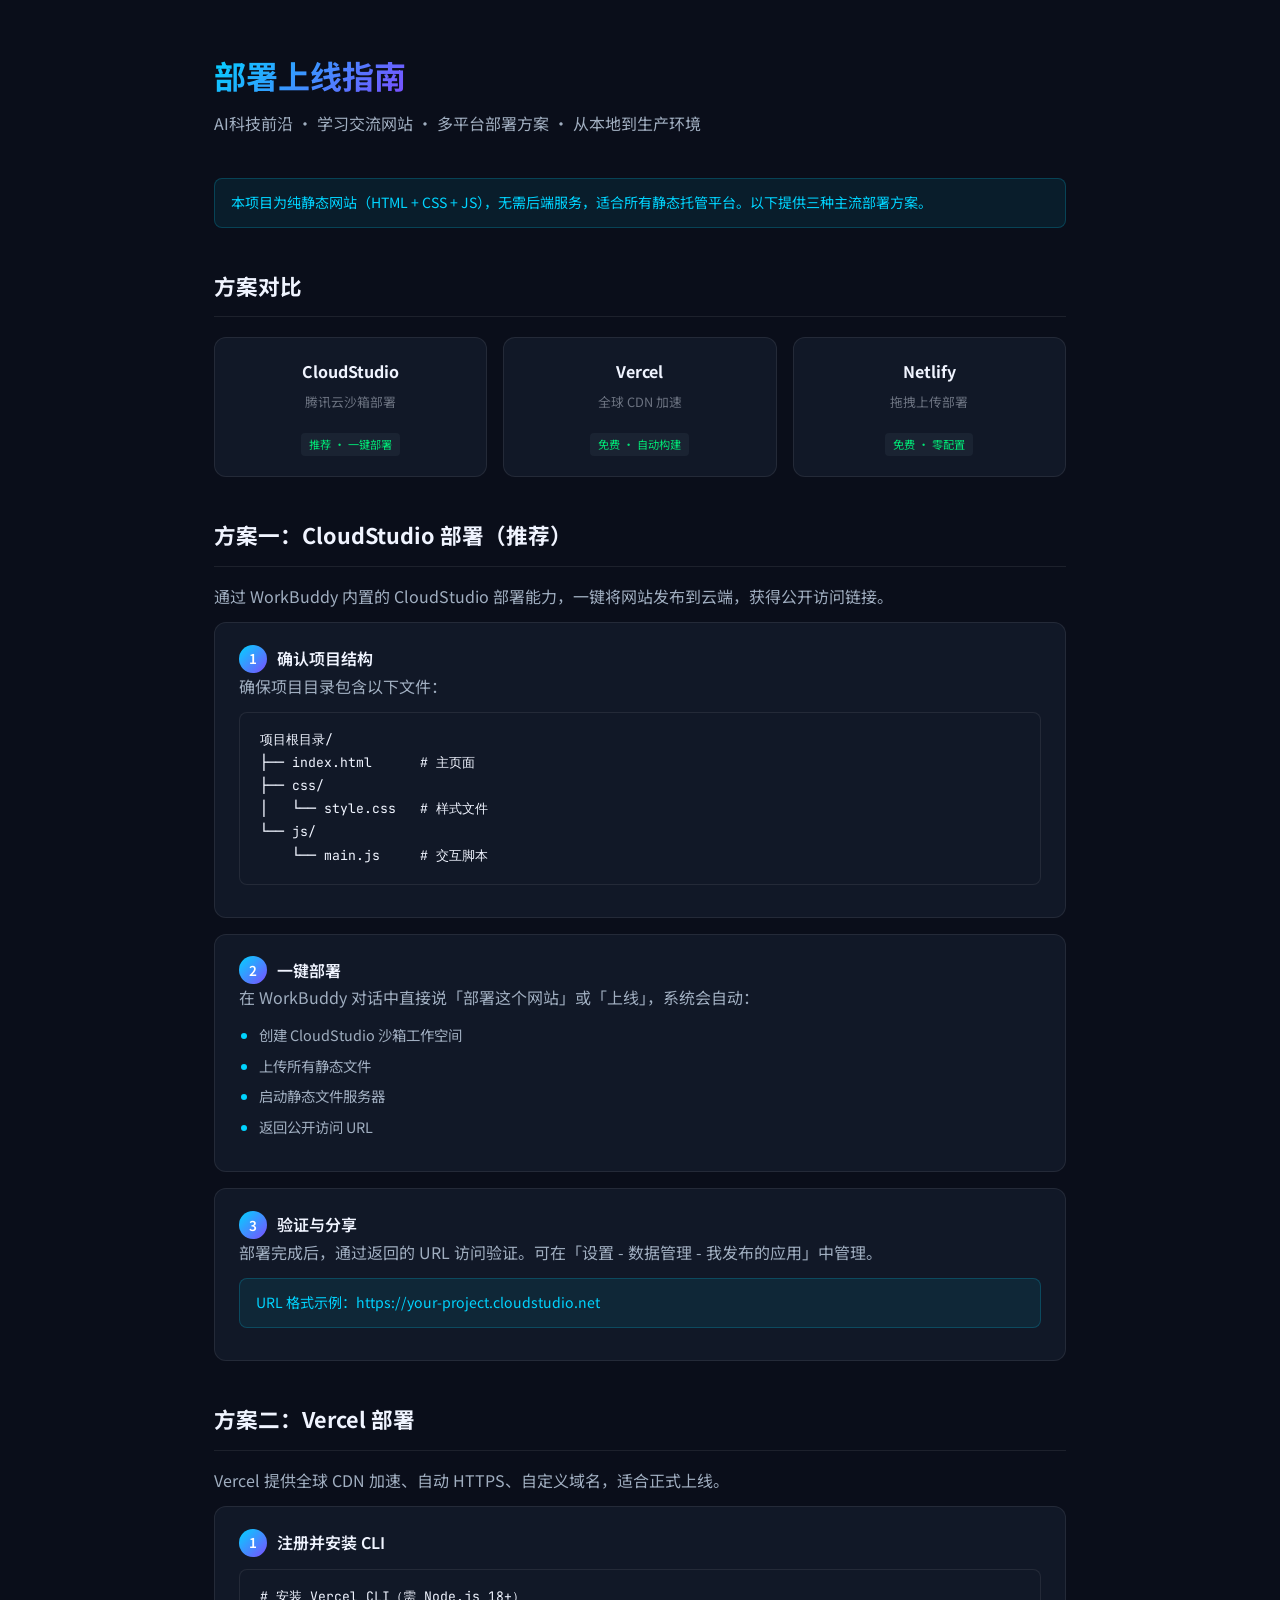
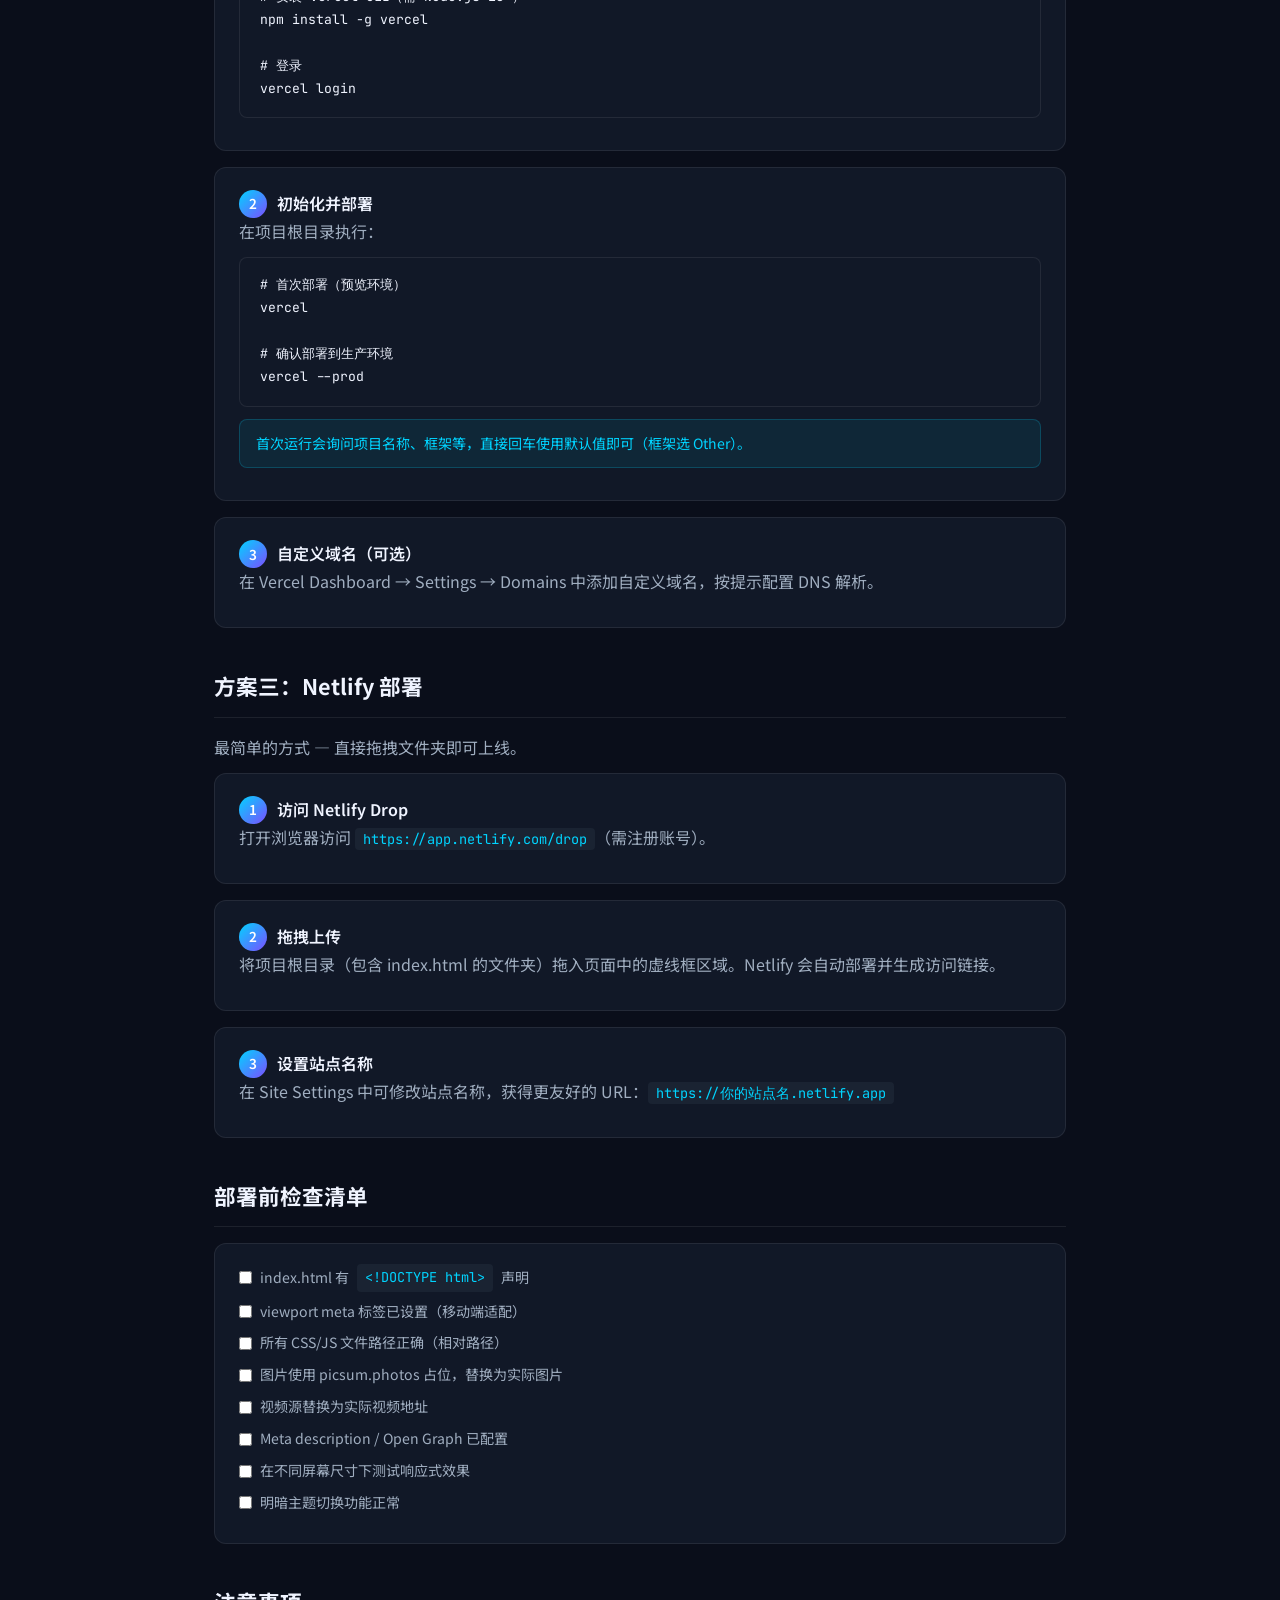
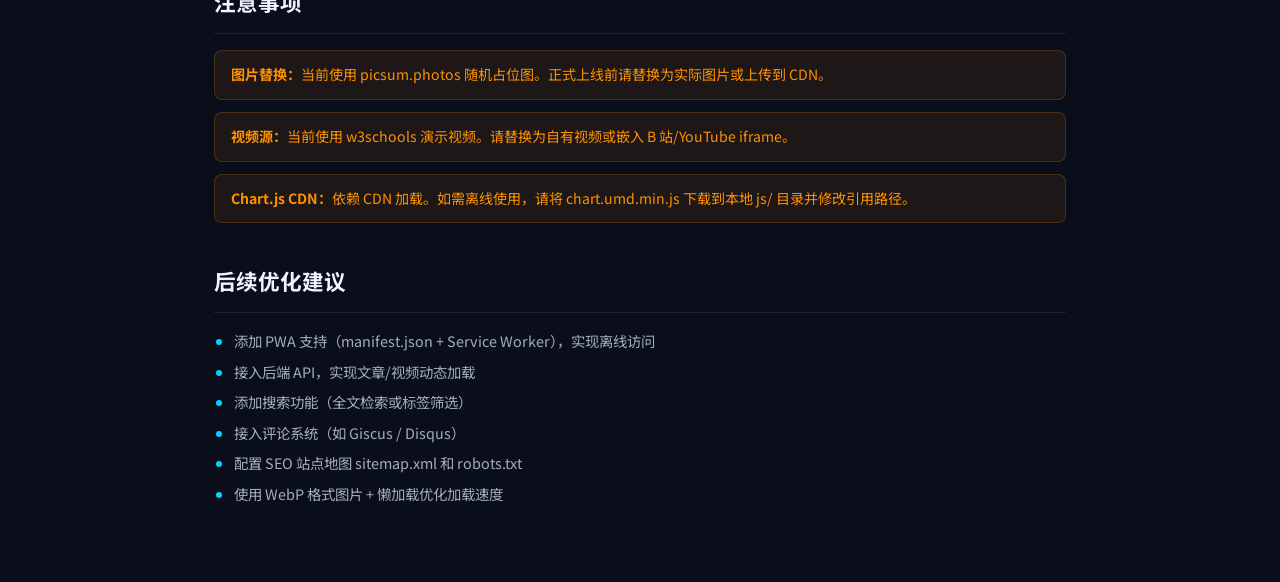
<file: deploy-guide.html>
<!DOCTYPE html>
<html lang="zh-CN" data-theme="dark">
<head>
  <meta charset="UTF-8">
  <meta name="viewport" content="width=device-width, initial-scale=1.0">
  <title>部署上线指南 — AI科技前沿 · 学习交流</title>
  <link rel="preconnect" href="https://fonts.googleapis.com">
  <link href="https://fonts.googleapis.com/css2?family=Noto+Sans+SC:wght@300;400;500;700&family=JetBrains+Mono:wght@400;500&display=swap" rel="stylesheet">
  <style>
    :root {
      --bg: #0a0e1a; --bg2: #111827; --bg3: #1a2332;
      --border: rgba(255,255,255,0.08);
      --text: #f0f4ff; --text2: #a0aec0; --text3: #6b7280;
      --cyan: #00d4ff; --purple: #7c4dff; --green: #00e676;
      --grad: linear-gradient(135deg, #00d4ff, #7c4dff);
    }
    * { margin:0; padding:0; box-sizing:border-box; }
    body {
      font-family: "Noto Sans SC", sans-serif;
      background: var(--bg); color: var(--text);
      line-height: 1.7; padding: 0;
    }
    .wrap { max-width: 900px; margin: 0 auto; padding: 48px 24px 80px; }
    h1 { font-size: 2rem; margin-bottom: 8px; }
    h1 span { background: var(--grad); -webkit-background-clip:text; background-clip:text; -webkit-text-fill-color:transparent; }
    .sub { color: var(--text2); margin-bottom: 40px; font-size: 1rem; }
    h2 { font-size: 1.35rem; margin: 40px 0 16px; padding-bottom: 12px; border-bottom: 1px solid var(--border); }
    h3 { font-size: 1.05rem; margin: 24px 0 12px; color: var(--cyan); }
    p { color: var(--text2); margin-bottom: 12px; }
    .step { background: var(--bg2); border:1px solid var(--border); border-radius:12px; padding:20px 24px; margin-bottom:16px; }
    .step__num { display:inline-flex; align-items:center; justify-content:center; width:28px; height:28px; border-radius:50%; background:var(--grad); color:#fff; font-size:0.85rem; font-weight:600; margin-right:10px; vertical-align:middle; }
    .step__title { font-size:1rem; font-weight:600; vertical-align:middle; }
    code { font-family:"JetBrains Mono",monospace; font-size:0.85rem; background:var(--bg3); padding:2px 8px; border-radius:4px; color:var(--cyan); }
    pre { background:var(--bg2); border:1px solid var(--border); border-radius:8px; padding:16px 20px; overflow-x:auto; margin:12px 0; }
    pre code { background:none; padding:0; color:var(--text); font-size:0.82rem; line-height:1.6; }
    .tip { background:rgba(0,212,255,0.08); border:1px solid rgba(0,212,255,0.2); border-radius:8px; padding:12px 16px; margin:12px 0; font-size:0.88rem; color:var(--cyan); }
    .warn { background:rgba(255,145,0,0.08); border:1px solid rgba(255,145,0,0.2); border-radius:8px; padding:12px 16px; margin:12px 0; font-size:0.88rem; color:#ff9100; }
    .platform-grid { display:grid; grid-template-columns:repeat(3,1fr); gap:16px; margin:20px 0; }
    .platform-card { background:var(--bg2); border:1px solid var(--border); border-radius:12px; padding:20px; text-align:center; transition:border-color .2s; }
    .platform-card:hover { border-color: var(--cyan); }
    .platform-card h4 { font-size:1rem; margin-bottom:6px; }
    .platform-card p { font-size:0.8rem; color:var(--text3); }
    .platform-card .tag { font-size:0.7rem; padding:2px 8px; border-radius:4px; background:var(--bg3); color:var(--green); margin-top:8px; display:inline-block; }
    ul { padding-left:20px; margin-bottom:12px; }
    ul li { color:var(--text2); margin-bottom:6px; font-size:0.9rem; }
    ul li::marker { color:var(--cyan); }
    .checklist { background:var(--bg2); border:1px solid var(--border); border-radius:12px; padding:20px 24px; margin:16px 0; }
    .checklist label { display:flex; align-items:center; gap:8px; color:var(--text2); font-size:0.88rem; margin-bottom:8px; cursor:default; }
    .checklist input { accent-color: var(--cyan); }
    @media(max-width:640px){ .platform-grid{grid-template-columns:1fr;} }
  </style>
</head>
<body>
  <div class="wrap">
    <h1><span>部署上线指南</span></h1>
    <p class="sub">AI科技前沿 · 学习交流网站 · 多平台部署方案 · 从本地到生产环境</p>

    <div class="tip">
      本项目为纯静态网站（HTML + CSS + JS），无需后端服务，适合所有静态托管平台。以下提供三种主流部署方案。
    </div>

    <h2>方案对比</h2>
    <div class="platform-grid">
      <div class="platform-card">
        <h4>CloudStudio</h4>
        <p>腾讯云沙箱部署</p>
        <span class="tag">推荐 · 一键部署</span>
      </div>
      <div class="platform-card">
        <h4>Vercel</h4>
        <p>全球 CDN 加速</p>
        <span class="tag">免费 · 自动构建</span>
      </div>
      <div class="platform-card">
        <h4>Netlify</h4>
        <p>拖拽上传部署</p>
        <span class="tag">免费 · 零配置</span>
      </div>
    </div>

    <!-- ===== 方案一 ===== -->
    <h2>方案一：CloudStudio 部署（推荐）</h2>
    <p>通过 WorkBuddy 内置的 CloudStudio 部署能力，一键将网站发布到云端，获得公开访问链接。</p>

    <div class="step">
      <span class="step__num">1</span><span class="step__title">确认项目结构</span>
      <p>确保项目目录包含以下文件：</p>
      <pre><code>项目根目录/
├── index.html      # 主页面
├── css/
│   └── style.css   # 样式文件
└── js/
    └── main.js     # 交互脚本</code></pre>
    </div>

    <div class="step">
      <span class="step__num">2</span><span class="step__title">一键部署</span>
      <p>在 WorkBuddy 对话中直接说「部署这个网站」或「上线」，系统会自动：</p>
      <ul>
        <li>创建 CloudStudio 沙箱工作空间</li>
        <li>上传所有静态文件</li>
        <li>启动静态文件服务器</li>
        <li>返回公开访问 URL</li>
      </ul>
    </div>

    <div class="step">
      <span class="step__num">3</span><span class="step__title">验证与分享</span>
      <p>部署完成后，通过返回的 URL 访问验证。可在「设置 - 数据管理 - 我发布的应用」中管理。</p>
      <div class="tip">URL 格式示例：https://your-project.cloudstudio.net</div>
    </div>

    <!-- ===== 方案二 ===== -->
    <h2>方案二：Vercel 部署</h2>
    <p>Vercel 提供全球 CDN 加速、自动 HTTPS、自定义域名，适合正式上线。</p>

    <div class="step">
      <span class="step__num">1</span><span class="step__title">注册并安装 CLI</span>
      <pre><code># 安装 Vercel CLI（需 Node.js 18+）
npm install -g vercel

# 登录
vercel login</code></pre>
    </div>

    <div class="step">
      <span class="step__num">2</span><span class="step__title">初始化并部署</span>
      <p>在项目根目录执行：</p>
      <pre><code># 首次部署（预览环境）
vercel

# 确认部署到生产环境
vercel --prod</code></pre>
      <div class="tip">首次运行会询问项目名称、框架等，直接回车使用默认值即可（框架选 Other）。</div>
    </div>

    <div class="step">
      <span class="step__num">3</span><span class="step__title">自定义域名（可选）</span>
      <p>在 Vercel Dashboard → Settings → Domains 中添加自定义域名，按提示配置 DNS 解析。</p>
    </div>

    <!-- ===== 方案三 ===== -->
    <h2>方案三：Netlify 部署</h2>
    <p>最简单的方式 — 直接拖拽文件夹即可上线。</p>

    <div class="step">
      <span class="step__num">1</span><span class="step__title">访问 Netlify Drop</span>
      <p>打开浏览器访问 <code>https://app.netlify.com/drop</code>（需注册账号）。</p>
    </div>

    <div class="step">
      <span class="step__num">2</span><span class="step__title">拖拽上传</span>
      <p>将项目根目录（包含 index.html 的文件夹）拖入页面中的虚线框区域。Netlify 会自动部署并生成访问链接。</p>
    </div>

    <div class="step">
      <span class="step__num">3</span><span class="step__title">设置站点名称</span>
      <p>在 Site Settings 中可修改站点名称，获得更友好的 URL：<code>https://你的站点名.netlify.app</code></p>
    </div>

    <!-- ===== 部署检查清单 ===== -->
    <h2>部署前检查清单</h2>
    <div class="checklist">
      <label><input type="checkbox"> index.html 有 <code>&lt;!DOCTYPE html&gt;</code> 声明</label>
      <label><input type="checkbox"> viewport meta 标签已设置（移动端适配）</label>
      <label><input type="checkbox"> 所有 CSS/JS 文件路径正确（相对路径）</label>
      <label><input type="checkbox"> 图片使用 picsum.photos 占位，替换为实际图片</label>
      <label><input type="checkbox"> 视频源替换为实际视频地址</label>
      <label><input type="checkbox"> Meta description / Open Graph 已配置</label>
      <label><input type="checkbox"> 在不同屏幕尺寸下测试响应式效果</label>
      <label><input type="checkbox"> 明暗主题切换功能正常</label>
    </div>

    <!-- ===== 注意事项 ===== -->
    <h2>注意事项</h2>
    <div class="warn">
      <strong>图片替换：</strong>当前使用 picsum.photos 随机占位图。正式上线前请替换为实际图片或上传到 CDN。
    </div>
    <div class="warn">
      <strong>视频源：</strong>当前使用 w3schools 演示视频。请替换为自有视频或嵌入 B 站/YouTube iframe。
    </div>
    <div class="warn">
      <strong>Chart.js CDN：</strong>依赖 CDN 加载。如需离线使用，请将 chart.umd.min.js 下载到本地 js/ 目录并修改引用路径。
    </div>

    <h2>后续优化建议</h2>
    <ul>
      <li>添加 PWA 支持（manifest.json + Service Worker），实现离线访问</li>
      <li>接入后端 API，实现文章/视频动态加载</li>
      <li>添加搜索功能（全文检索或标签筛选）</li>
      <li>接入评论系统（如 Giscus / Disqus）</li>
      <li>配置 SEO 站点地图 sitemap.xml 和 robots.txt</li>
      <li>使用 WebP 格式图片 + 懒加载优化加载速度</li>
    </ul>
  </div>
</body>
</html>
</file>
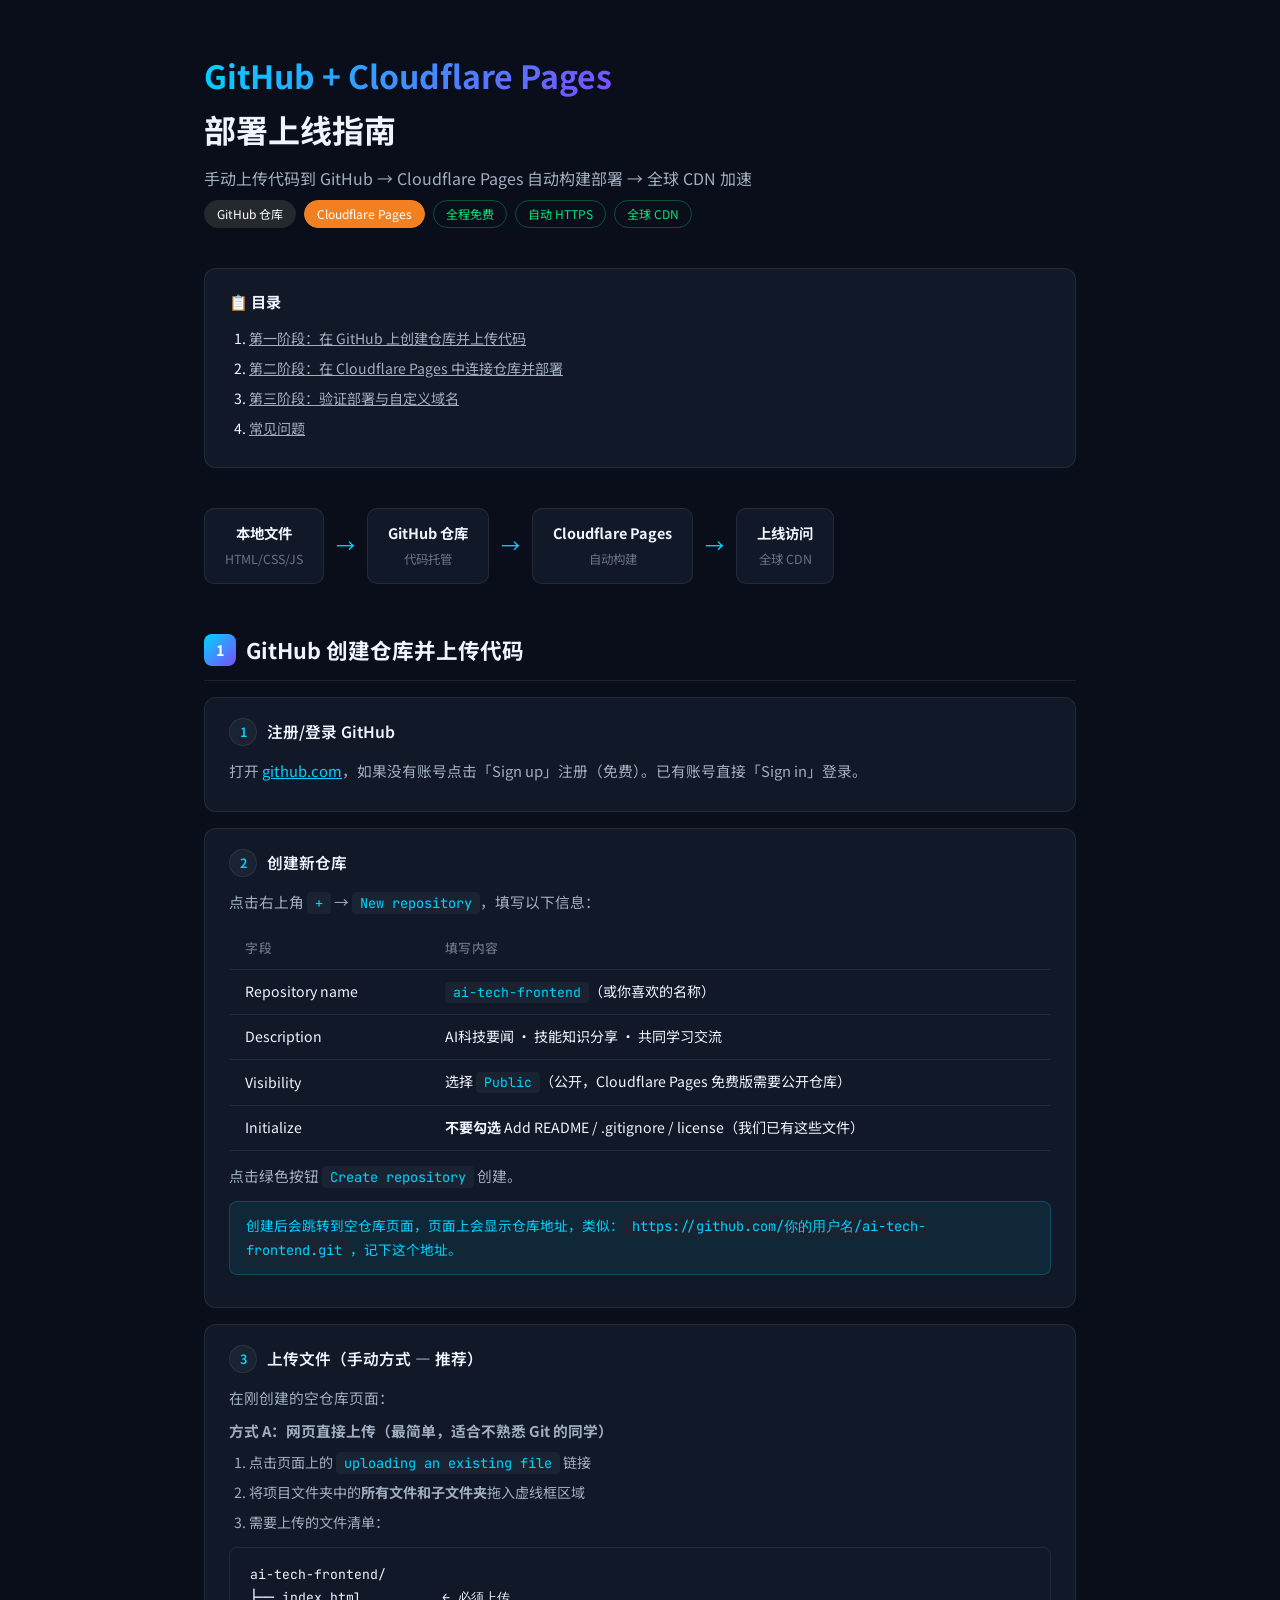
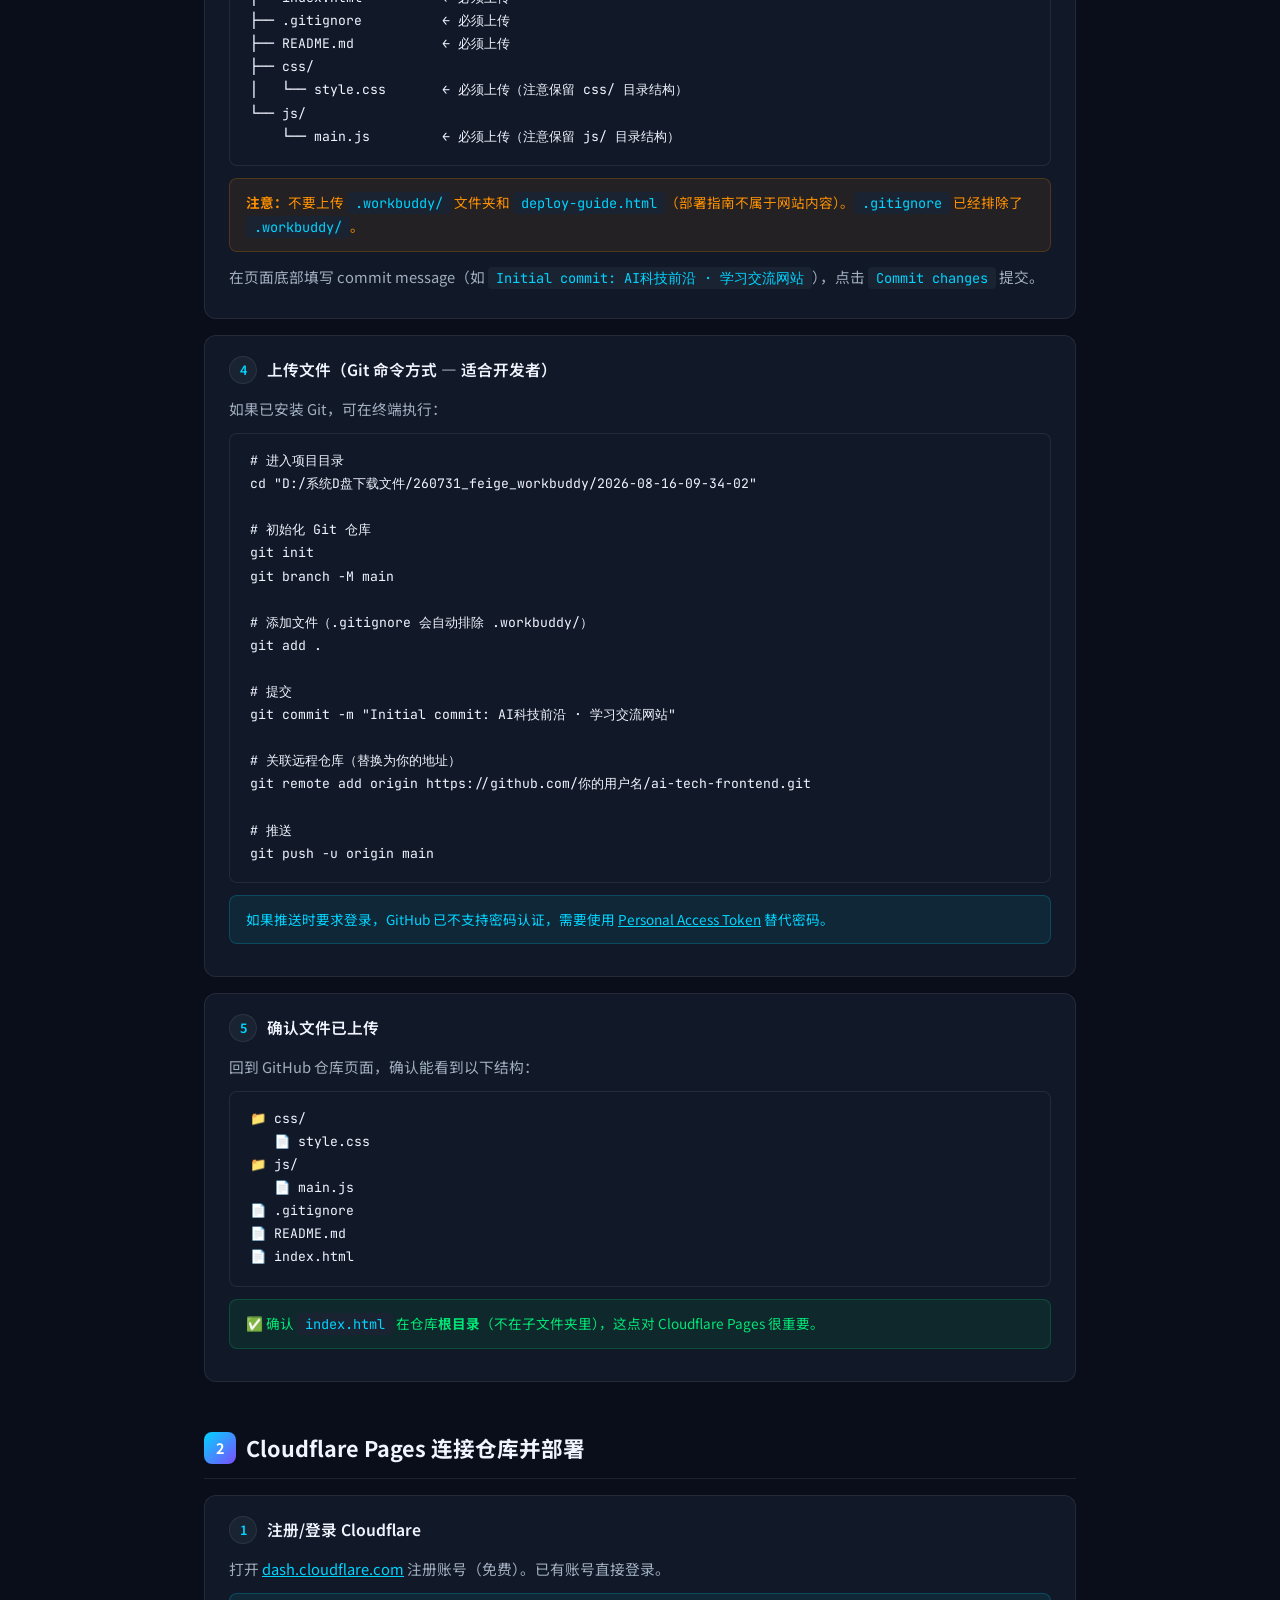
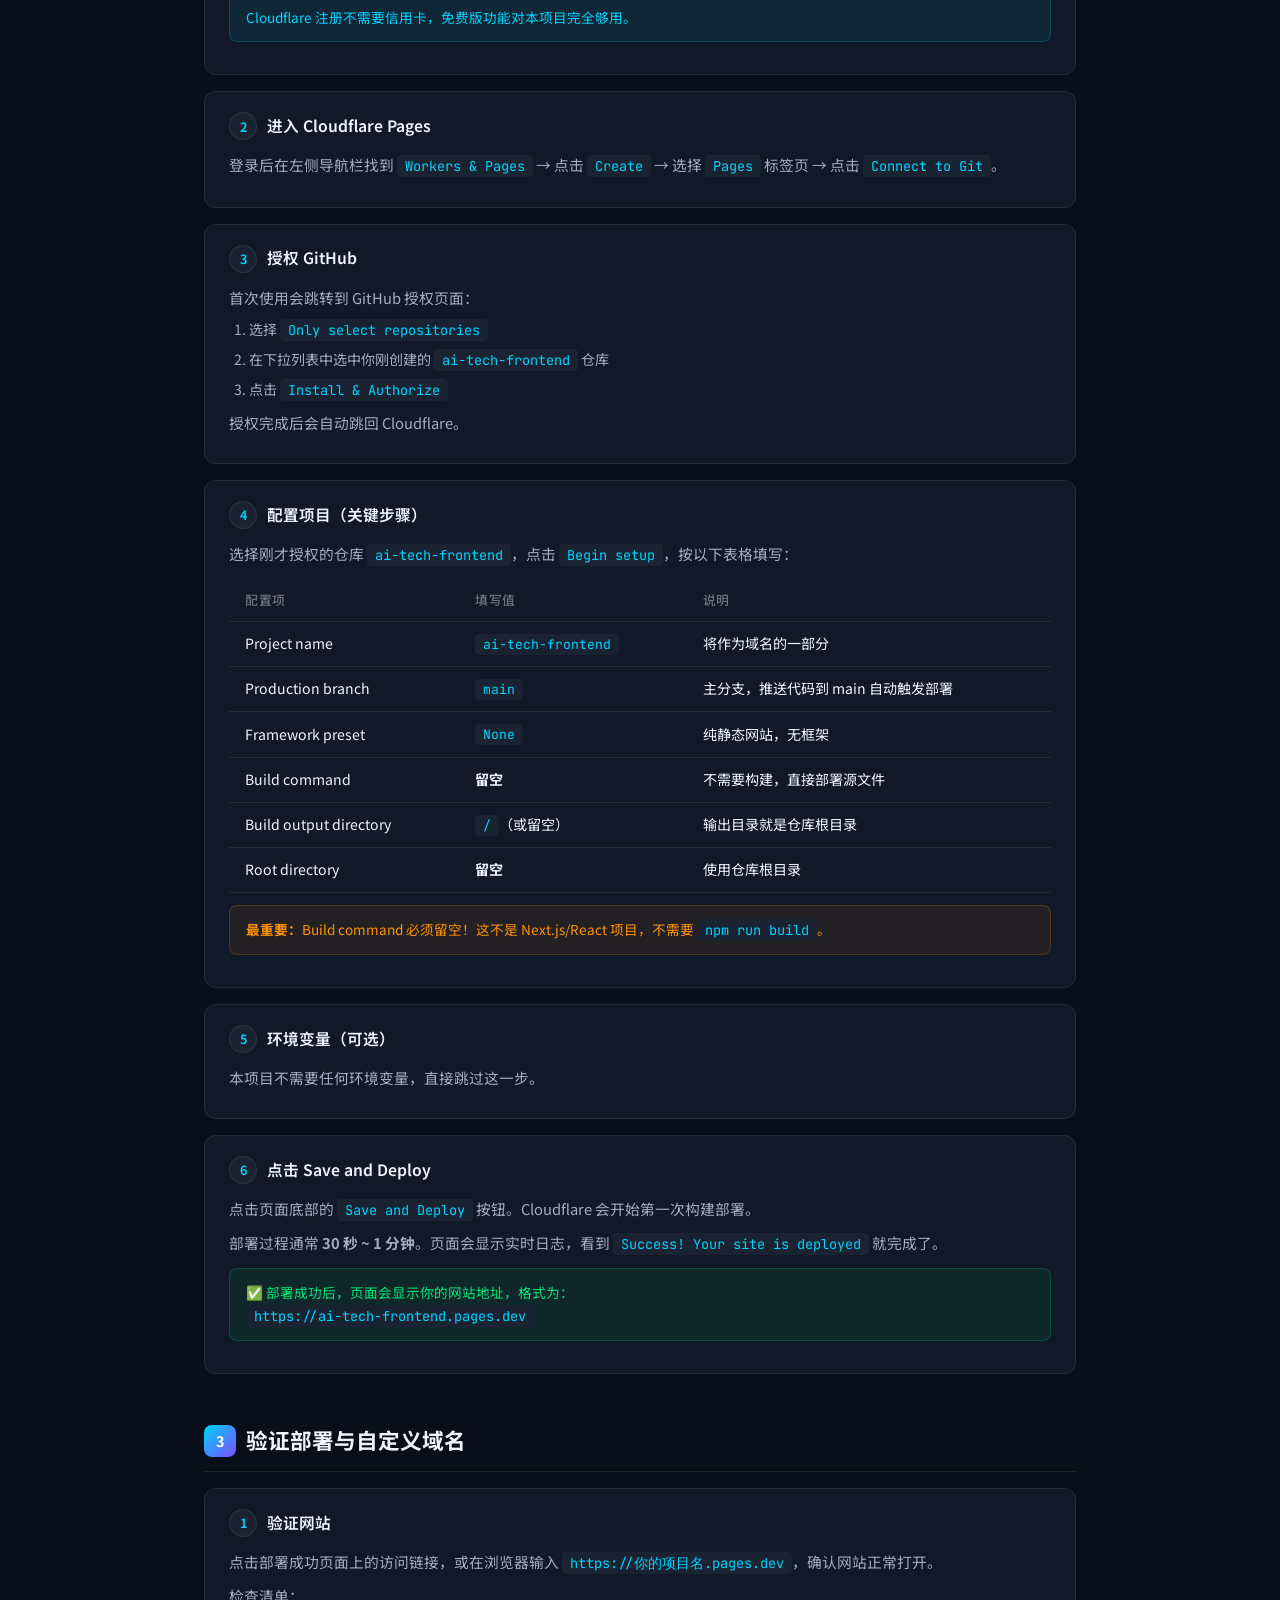
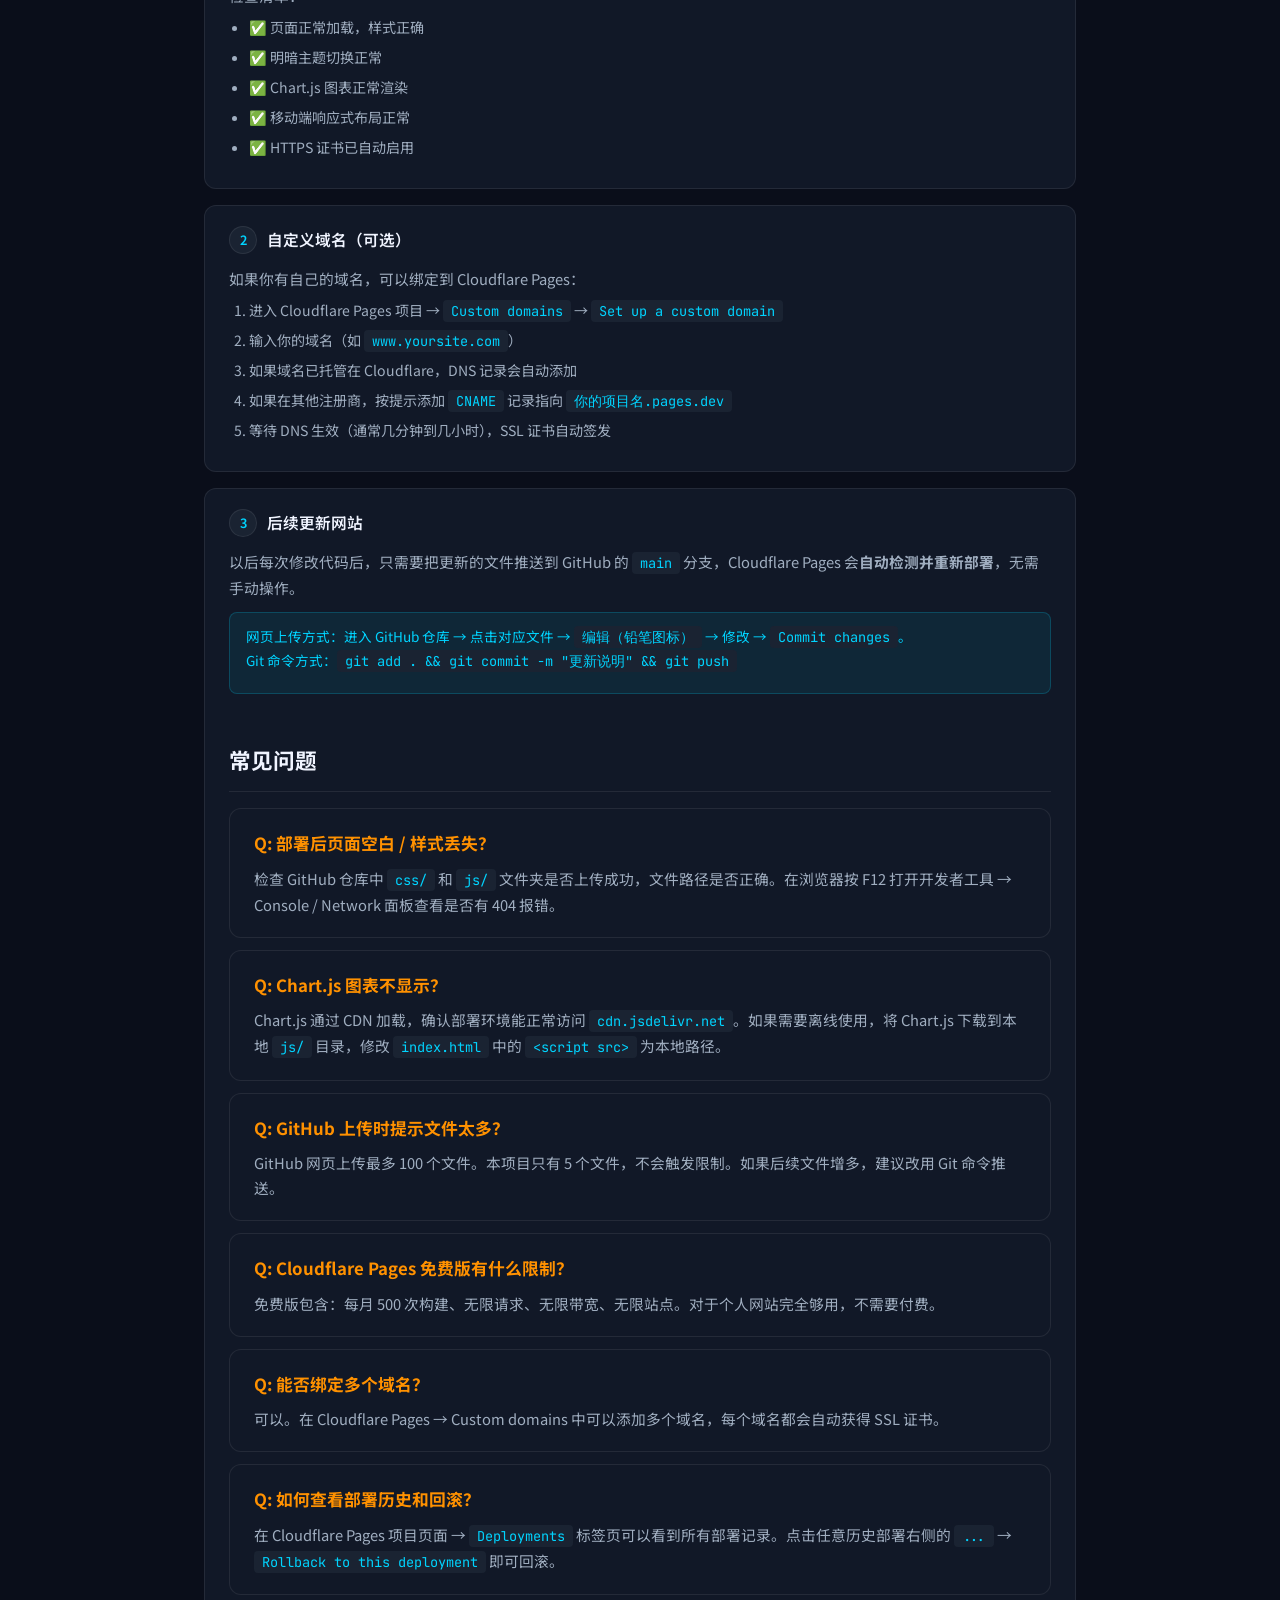
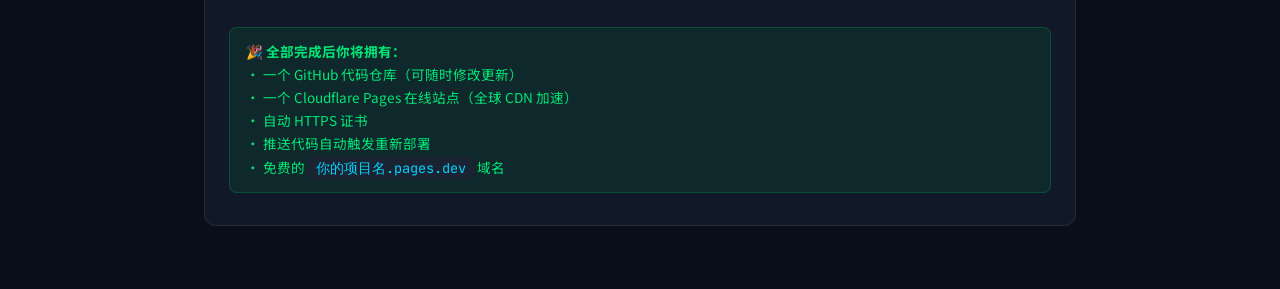
<file: github-cloudflare-deploy.html>
<!DOCTYPE html>
<html lang="zh-CN" data-theme="dark">
<head>
  <meta charset="UTF-8">
  <meta name="viewport" content="width=device-width, initial-scale=1.0">
  <title>GitHub + Cloudflare Pages 部署指南</title>
  <link rel="preconnect" href="https://fonts.googleapis.com">
  <link href="https://fonts.googleapis.com/css2?family=Noto+Sans+SC:wght@300;400;500;700&family=JetBrains+Mono:wght@400;500&display=swap" rel="stylesheet">
  <style>
    :root {
      --bg: #0a0e1a; --bg2: #111827; --bg3: #1a2332;
      --border: rgba(255,255,255,0.08);
      --text: #f0f4ff; --text2: #a0aec0; --text3: #6b7280;
      --cyan: #00d4ff; --purple: #7c4dff; --green: #00e676; --orange: #ff9100; --pink: #ff4081;
      --grad: linear-gradient(135deg, #00d4ff, #7c4dff);
    }
    * { margin:0; padding:0; box-sizing:border-box; }
    body {
      font-family: "Noto Sans SC", sans-serif;
      background: var(--bg); color: var(--text);
      line-height: 1.7; padding: 0;
    }
    .wrap { max-width: 920px; margin: 0 auto; padding: 48px 24px 80px; }
    h1 { font-size: 2rem; margin-bottom: 8px; }
    h1 span { background: var(--grad); -webkit-background-clip:text; background-clip:text; -webkit-text-fill-color:transparent; }
    .sub { color: var(--text2); margin-bottom: 8px; font-size: 1rem; }
    .badges { display:flex; gap:8px; margin-bottom:40px; flex-wrap:wrap; }
    .badge { font-size:0.75rem; padding:3px 12px; border-radius:99px; border:1px solid var(--border); }
    .badge--gh { color:#fff; background:#24292e; border-color:#24292e; }
    .badge--cf { color:#fff; background:#f38020; border-color:#f38020; }
    .badge--free { color:var(--green); border-color:rgba(0,230,118,0.3); }

    h2 { font-size: 1.35rem; margin: 48px 0 16px; padding-bottom: 12px; border-bottom: 1px solid var(--border); display:flex; align-items:center; gap:10px; }
    h2 .num { display:inline-flex; align-items:center; justify-content:center; width:32px; height:32px; border-radius:8px; background:var(--grad); color:#fff; font-size:0.9rem; font-weight:700; }
    h3 { font-size: 1.05rem; margin: 24px 0 12px; color: var(--cyan); }
    p { color: var(--text2); margin-bottom: 12px; font-size: 0.92rem; }

    .step { background: var(--bg2); border:1px solid var(--border); border-radius:12px; padding:20px 24px; margin-bottom:16px; }
    .step__head { display:flex; align-items:center; gap:10px; margin-bottom:12px; }
    .step__num { display:inline-flex; align-items:center; justify-content:center; width:28px; height:28px; border-radius:50%; background:var(--bg3); border:1px solid var(--border); color:var(--cyan); font-size:0.8rem; font-weight:600; flex-shrink:0; }
    .step__title { font-size:0.98rem; font-weight:600; }
    .step p { margin-bottom:8px; }

    code { font-family:"JetBrains Mono",monospace; font-size:0.85rem; background:var(--bg3); padding:2px 8px; border-radius:4px; color:var(--cyan); }
    pre { background:var(--bg2); border:1px solid var(--border); border-radius:8px; padding:16px 20px; overflow-x:auto; margin:12px 0; }
    pre code { background:none; padding:0; color:var(--text); font-size:0.82rem; line-height:1.6; }

    .tip { background:rgba(0,212,255,0.08); border:1px solid rgba(0,212,255,0.2); border-radius:8px; padding:12px 16px; margin:12px 0; font-size:0.85rem; color:var(--cyan); }
    .warn { background:rgba(255,145,0,0.08); border:1px solid rgba(255,145,0,0.2); border-radius:8px; padding:12px 16px; margin:12px 0; font-size:0.85rem; color:var(--orange); }
    .success { background:rgba(0,230,118,0.08); border:1px solid rgba(0,230,118,0.2); border-radius:8px; padding:12px 16px; margin:12px 0; font-size:0.85rem; color:var(--green); }

    .flow { display:flex; align-items:center; gap:12px; flex-wrap:wrap; margin:20px 0; }
    .flow__node { background:var(--bg2); border:1px solid var(--border); border-radius:10px; padding:12px 20px; text-align:center; font-size:0.85rem; }
    .flow__node strong { display:block; font-size:0.9rem; margin-bottom:2px; }
    .flow__node span { color:var(--text3); font-size:0.78rem; }
    .flow__arrow { color:var(--cyan); font-size:1.2rem; }

    .config-table { width:100%; border-collapse:collapse; margin:12px 0; }
    .config-table th, .config-table td { padding:10px 16px; text-align:left; border-bottom:1px solid var(--border); font-size:0.88rem; }
    .config-table th { color:var(--text3); font-weight:500; font-size:0.8rem; text-transform:uppercase; letter-spacing:0.5px; }
    .config-table td code { font-size:0.82rem; }

    .toc { background:var(--bg2); border:1px solid var(--border); border-radius:12px; padding:20px 24px; margin-bottom:40px; }
    .toc h3 { margin:0 0 12px; color:var(--text); font-size:0.95rem; }
    .toc ol { padding-left:20px; }
    .toc li { margin-bottom:6px; font-size:0.88rem; }
    .toc a { color:var(--text2); }
    .toc a:hover { color:var(--cyan); }

    .faq { background:var(--bg2); border:1px solid var(--border); border-radius:12px; padding:20px 24px; margin:12px 0; }
    .faq h3 { margin:0 0 8px; color:var(--orange); }
    .faq p { margin:0; }

    @media(max-width:640px){
      .wrap{padding:32px 16px;}
      .flow{flex-direction:column;}
      .flow__arrow{transform:rotate(90deg);}
    }
  </style>
</head>
<body>
  <div class="wrap">
    <h1><span>GitHub + Cloudflare Pages</span><br>部署上线指南</h1>
    <p class="sub">手动上传代码到 GitHub → Cloudflare Pages 自动构建部署 → 全球 CDN 加速</p>
    <div class="badges">
      <span class="badge badge--gh">GitHub 仓库</span>
      <span class="badge badge--cf">Cloudflare Pages</span>
      <span class="badge badge--free">全程免费</span>
      <span class="badge badge--free">自动 HTTPS</span>
      <span class="badge badge--free">全球 CDN</span>
    </div>

    <div class="toc">
      <h3>📋 目录</h3>
      <ol>
        <li><a href="#phase1">第一阶段：在 GitHub 上创建仓库并上传代码</a></li>
        <li><a href="#phase2">第二阶段：在 Cloudflare Pages 中连接仓库并部署</a></li>
        <li><a href="#phase3">第三阶段：验证部署与自定义域名</a></li>
        <li><a href="#faq">常见问题</a></li>
      </ol>
    </div>

    <div class="flow">
      <div class="flow__node"><strong>本地文件</strong><span>HTML/CSS/JS</span></div>
      <span class="flow__arrow">→</span>
      <div class="flow__node"><strong>GitHub 仓库</strong><span>代码托管</span></div>
      <span class="flow__arrow">→</span>
      <div class="flow__node"><strong>Cloudflare Pages</strong><span>自动构建</span></div>
      <span class="flow__arrow">→</span>
      <div class="flow__node"><strong>上线访问</strong><span>全球 CDN</span></div>
    </div>

    <!-- ===== 第一阶段 ===== -->
    <h2 id="phase1"><span class="num">1</span> GitHub 创建仓库并上传代码</h2>

    <div class="step">
      <div class="step__head">
        <span class="step__num">1</span>
        <span class="step__title">注册/登录 GitHub</span>
      </div>
      <p>打开 <a href="https://github.com" target="_blank" style="color:var(--cyan)">github.com</a>，如果没有账号点击「Sign up」注册（免费）。已有账号直接「Sign in」登录。</p>
    </div>

    <div class="step">
      <div class="step__head">
        <span class="step__num">2</span>
        <span class="step__title">创建新仓库</span>
      </div>
      <p>点击右上角 <code>+</code> → <code>New repository</code>，填写以下信息：</p>
      <table class="config-table">
        <tr><th>字段</th><th>填写内容</th></tr>
        <tr><td>Repository name</td><td><code>ai-tech-frontend</code>（或你喜欢的名称）</td></tr>
        <tr><td>Description</td><td>AI科技要闻 · 技能知识分享 · 共同学习交流</td></tr>
        <tr><td>Visibility</td><td>选择 <code>Public</code>（公开，Cloudflare Pages 免费版需要公开仓库）</td></tr>
        <tr><td>Initialize</td><td><strong>不要勾选</strong> Add README / .gitignore / license（我们已有这些文件）</td></tr>
      </table>
      <p>点击绿色按钮 <code>Create repository</code> 创建。</p>
      <div class="tip">创建后会跳转到空仓库页面，页面上会显示仓库地址，类似：<code>https://github.com/你的用户名/ai-tech-frontend.git</code>，记下这个地址。</div>
    </div>

    <div class="step">
      <div class="step__head">
        <span class="step__num">3</span>
        <span class="step__title">上传文件（手动方式 — 推荐）</span>
      </div>
      <p>在刚创建的空仓库页面：</p>
      <p><strong>方式 A：网页直接上传（最简单，适合不熟悉 Git 的同学）</strong></p>
      <ol style="padding-left:20px; margin:8px 0;">
        <li style="color:var(--text2); font-size:0.88rem; margin-bottom:6px;">点击页面上的 <code>uploading an existing file</code> 链接</li>
        <li style="color:var(--text2); font-size:0.88rem; margin-bottom:6px;">将项目文件夹中的<strong>所有文件和子文件夹</strong>拖入虚线框区域</li>
        <li style="color:var(--text2); font-size:0.88rem; margin-bottom:6px;">需要上传的文件清单：</li>
      </ol>
      <pre><code>ai-tech-frontend/
├── index.html          ← 必须上传
├── .gitignore          ← 必须上传
├── README.md           ← 必须上传
├── css/
│   └── style.css       ← 必须上传（注意保留 css/ 目录结构）
└── js/
    └── main.js         ← 必须上传（注意保留 js/ 目录结构）</code></pre>
      <div class="warn"><strong>注意：</strong>不要上传 <code>.workbuddy/</code> 文件夹和 <code>deploy-guide.html</code>（部署指南不属于网站内容）。<code>.gitignore</code> 已经排除了 <code>.workbuddy/</code>。</div>
      <p>在页面底部填写 commit message（如 <code>Initial commit: AI科技前沿 · 学习交流网站</code>），点击 <code>Commit changes</code> 提交。</p>
    </div>

    <div class="step">
      <div class="step__head">
        <span class="step__num">4</span>
        <span class="step__title">上传文件（Git 命令方式 — 适合开发者）</span>
      </div>
      <p>如果已安装 Git，可在终端执行：</p>
      <pre><code># 进入项目目录
cd "D:/系统D盘下载文件/260731_feige_workbuddy/2026-08-16-09-34-02"

# 初始化 Git 仓库
git init
git branch -M main

# 添加文件（.gitignore 会自动排除 .workbuddy/）
git add .

# 提交
git commit -m "Initial commit: AI科技前沿 · 学习交流网站"

# 关联远程仓库（替换为你的地址）
git remote add origin https://github.com/你的用户名/ai-tech-frontend.git

# 推送
git push -u origin main</code></pre>
      <div class="tip">如果推送时要求登录，GitHub 已不支持密码认证，需要使用 <a href="https://docs.github.com/authentication/keeping-your-account-and-data-secure/creating-a-personal-access-token" target="_blank" style="color:var(--cyan)">Personal Access Token</a> 替代密码。</div>
    </div>

    <div class="step">
      <div class="step__head">
        <span class="step__num">5</span>
        <span class="step__title">确认文件已上传</span>
      </div>
      <p>回到 GitHub 仓库页面，确认能看到以下结构：</p>
      <pre><code>📁 css/
   📄 style.css
📁 js/
   📄 main.js
📄 .gitignore
📄 README.md
📄 index.html</code></pre>
      <div class="success">✅ 确认 <code>index.html</code> 在仓库<strong>根目录</strong>（不在子文件夹里），这点对 Cloudflare Pages 很重要。</div>
    </div>

    <!-- ===== 第二阶段 ===== -->
    <h2 id="phase2"><span class="num">2</span> Cloudflare Pages 连接仓库并部署</h2>

    <div class="step">
      <div class="step__head">
        <span class="step__num">1</span>
        <span class="step__title">注册/登录 Cloudflare</span>
      </div>
      <p>打开 <a href="https://dash.cloudflare.com/sign-up" target="_blank" style="color:var(--cyan)">dash.cloudflare.com</a> 注册账号（免费）。已有账号直接登录。</p>
      <div class="tip">Cloudflare 注册不需要信用卡，免费版功能对本项目完全够用。</div>
    </div>

    <div class="step">
      <div class="step__head">
        <span class="step__num">2</span>
        <span class="step__title">进入 Cloudflare Pages</span>
      </div>
      <p>登录后在左侧导航栏找到 <code>Workers &amp; Pages</code> → 点击 <code>Create</code> → 选择 <code>Pages</code> 标签页 → 点击 <code>Connect to Git</code>。</p>
    </div>

    <div class="step">
      <div class="step__head">
        <span class="step__num">3</span>
        <span class="step__title">授权 GitHub</span>
      </div>
      <p>首次使用会跳转到 GitHub 授权页面：</p>
      <ol style="padding-left:20px; margin:8px 0;">
        <li style="color:var(--text2); font-size:0.88rem; margin-bottom:6px;">选择 <code>Only select repositories</code></li>
        <li style="color:var(--text2); font-size:0.88rem; margin-bottom:6px;">在下拉列表中选中你刚创建的 <code>ai-tech-frontend</code> 仓库</li>
        <li style="color:var(--text2); font-size:0.88rem; margin-bottom:6px;">点击 <code>Install &amp; Authorize</code></li>
      </ol>
      <p>授权完成后会自动跳回 Cloudflare。</p>
    </div>

    <div class="step">
      <div class="step__head">
        <span class="step__num">4</span>
        <span class="step__title">配置项目（关键步骤）</span>
      </div>
      <p>选择刚才授权的仓库 <code>ai-tech-frontend</code>，点击 <code>Begin setup</code>，按以下表格填写：</p>
      <table class="config-table">
        <tr><th>配置项</th><th>填写值</th><th>说明</th></tr>
        <tr>
          <td>Project name</td>
          <td><code>ai-tech-frontend</code></td>
          <td>将作为域名的一部分</td>
        </tr>
        <tr>
          <td>Production branch</td>
          <td><code>main</code></td>
          <td>主分支，推送代码到 main 自动触发部署</td>
        </tr>
        <tr>
          <td>Framework preset</td>
          <td><code>None</code></td>
          <td>纯静态网站，无框架</td>
        </tr>
        <tr>
          <td>Build command</td>
          <td><strong>留空</strong></td>
          <td>不需要构建，直接部署源文件</td>
        </tr>
        <tr>
          <td>Build output directory</td>
          <td><code>/</code>（或留空）</td>
          <td>输出目录就是仓库根目录</td>
        </tr>
        <tr>
          <td>Root directory</td>
          <td><strong>留空</strong></td>
          <td>使用仓库根目录</td>
        </tr>
      </table>
      <div class="warn"><strong>最重要：</strong>Build command 必须留空！这不是 Next.js/React 项目，不需要 <code>npm run build</code>。</div>
    </div>

    <div class="step">
      <div class="step__head">
        <span class="step__num">5</span>
        <span class="step__title">环境变量（可选）</span>
      </div>
      <p>本项目不需要任何环境变量，直接跳过这一步。</p>
    </div>

    <div class="step">
      <div class="step__head">
        <span class="step__num">6</span>
        <span class="step__title">点击 Save and Deploy</span>
      </div>
      <p>点击页面底部的 <code>Save and Deploy</code> 按钮。Cloudflare 会开始第一次构建部署。</p>
      <p>部署过程通常 <strong>30 秒 ~ 1 分钟</strong>。页面会显示实时日志，看到 <code>Success! Your site is deployed</code> 就完成了。</p>
      <div class="success">✅ 部署成功后，页面会显示你的网站地址，格式为：<br><code>https://ai-tech-frontend.pages.dev</code></div>
    </div>

    <!-- ===== 第三阶段 ===== -->
    <h2 id="phase3"><span class="num">3</span> 验证部署与自定义域名</h2>

    <div class="step">
      <div class="step__head">
        <span class="step__num">1</span>
        <span class="step__title">验证网站</span>
      </div>
      <p>点击部署成功页面上的访问链接，或在浏览器输入 <code>https://你的项目名.pages.dev</code>，确认网站正常打开。</p>
      <p>检查清单：</p>
      <ul style="padding-left:20px; margin:8px 0;">
        <li style="color:var(--text2); font-size:0.88rem; margin-bottom:6px;">✅ 页面正常加载，样式正确</li>
        <li style="color:var(--text2); font-size:0.88rem; margin-bottom:6px;">✅ 明暗主题切换正常</li>
        <li style="color:var(--text2); font-size:0.88rem; margin-bottom:6px;">✅ Chart.js 图表正常渲染</li>
        <li style="color:var(--text2); font-size:0.88rem; margin-bottom:6px;">✅ 移动端响应式布局正常</li>
        <li style="color:var(--text2); font-size:0.88rem; margin-bottom:6px;">✅ HTTPS 证书已自动启用</li>
      </ul>
    </div>

    <div class="step">
      <div class="step__head">
        <span class="step__num">2</span>
        <span class="step__title">自定义域名（可选）</span>
      </div>
      <p>如果你有自己的域名，可以绑定到 Cloudflare Pages：</p>
      <ol style="padding-left:20px; margin:8px 0;">
        <li style="color:var(--text2); font-size:0.88rem; margin-bottom:6px;">进入 Cloudflare Pages 项目 → <code>Custom domains</code> → <code>Set up a custom domain</code></li>
        <li style="color:var(--text2); font-size:0.88rem; margin-bottom:6px;">输入你的域名（如 <code>www.yoursite.com</code>）</li>
        <li style="color:var(--text2); font-size:0.88rem; margin-bottom:6px;">如果域名已托管在 Cloudflare，DNS 记录会自动添加</li>
        <li style="color:var(--text2); font-size:0.88rem; margin-bottom:6px;">如果在其他注册商，按提示添加 <code>CNAME</code> 记录指向 <code>你的项目名.pages.dev</code></li>
        <li style="color:var(--text2); font-size:0.88rem; margin-bottom:6px;">等待 DNS 生效（通常几分钟到几小时），SSL 证书自动签发</li>
      </ol>
    </div>

    <div class="step">
      <div class="step__head">
        <span class="step__num">3</span>
        <span class="step__title">后续更新网站</span>
      </div>
      <p>以后每次修改代码后，只需要把更新的文件推送到 GitHub 的 <code>main</code> 分支，Cloudflare Pages 会<strong>自动检测并重新部署</strong>，无需手动操作。</p>
      <div class="tip">网页上传方式：进入 GitHub 仓库 → 点击对应文件 → <code>编辑（铅笔图标）</code> → 修改 → <code>Commit changes</code>。<br>Git 命令方式：<code>git add . && git commit -m "更新说明" && git push</code></p>
    </div>

    <!-- ===== FAQ ===== -->
    <h2 id="faq">常见问题</h2>

    <div class="faq">
      <h3>Q: 部署后页面空白 / 样式丢失？</h3>
      <p>检查 GitHub 仓库中 <code>css/</code> 和 <code>js/</code> 文件夹是否上传成功，文件路径是否正确。在浏览器按 F12 打开开发者工具 → Console / Network 面板查看是否有 404 报错。</p>
    </div>

    <div class="faq">
      <h3>Q: Chart.js 图表不显示？</h3>
      <p>Chart.js 通过 CDN 加载，确认部署环境能正常访问 <code>cdn.jsdelivr.net</code>。如果需要离线使用，将 Chart.js 下载到本地 <code>js/</code> 目录，修改 <code>index.html</code> 中的 <code>&lt;script src&gt;</code> 为本地路径。</p>
    </div>

    <div class="faq">
      <h3>Q: GitHub 上传时提示文件太多？</h3>
      <p>GitHub 网页上传最多 100 个文件。本项目只有 5 个文件，不会触发限制。如果后续文件增多，建议改用 Git 命令推送。</p>
    </div>

    <div class="faq">
      <h3>Q: Cloudflare Pages 免费版有什么限制？</h3>
      <p>免费版包含：每月 500 次构建、无限请求、无限带宽、无限站点。对于个人网站完全够用，不需要付费。</p>
    </div>

    <div class="faq">
      <h3>Q: 能否绑定多个域名？</h3>
      <p>可以。在 Cloudflare Pages → Custom domains 中可以添加多个域名，每个域名都会自动获得 SSL 证书。</p>
    </div>

    <div class="faq">
      <h3>Q: 如何查看部署历史和回滚？</h3>
      <p>在 Cloudflare Pages 项目页面 → <code>Deployments</code> 标签页可以看到所有部署记录。点击任意历史部署右侧的 <code>...</code> → <code>Rollback to this deployment</code> 即可回滚。</p>
    </div>

    <div class="success" style="margin-top:32px;">
      <strong>🎉 全部完成后你将拥有：</strong><br>
      • 一个 GitHub 代码仓库（可随时修改更新）<br>
      • 一个 Cloudflare Pages 在线站点（全球 CDN 加速）<br>
      • 自动 HTTPS 证书<br>
      • 推送代码自动触发重新部署<br>
      • 免费的 <code>你的项目名.pages.dev</code> 域名
    </div>
  </div>
</body>
</html>
</file>
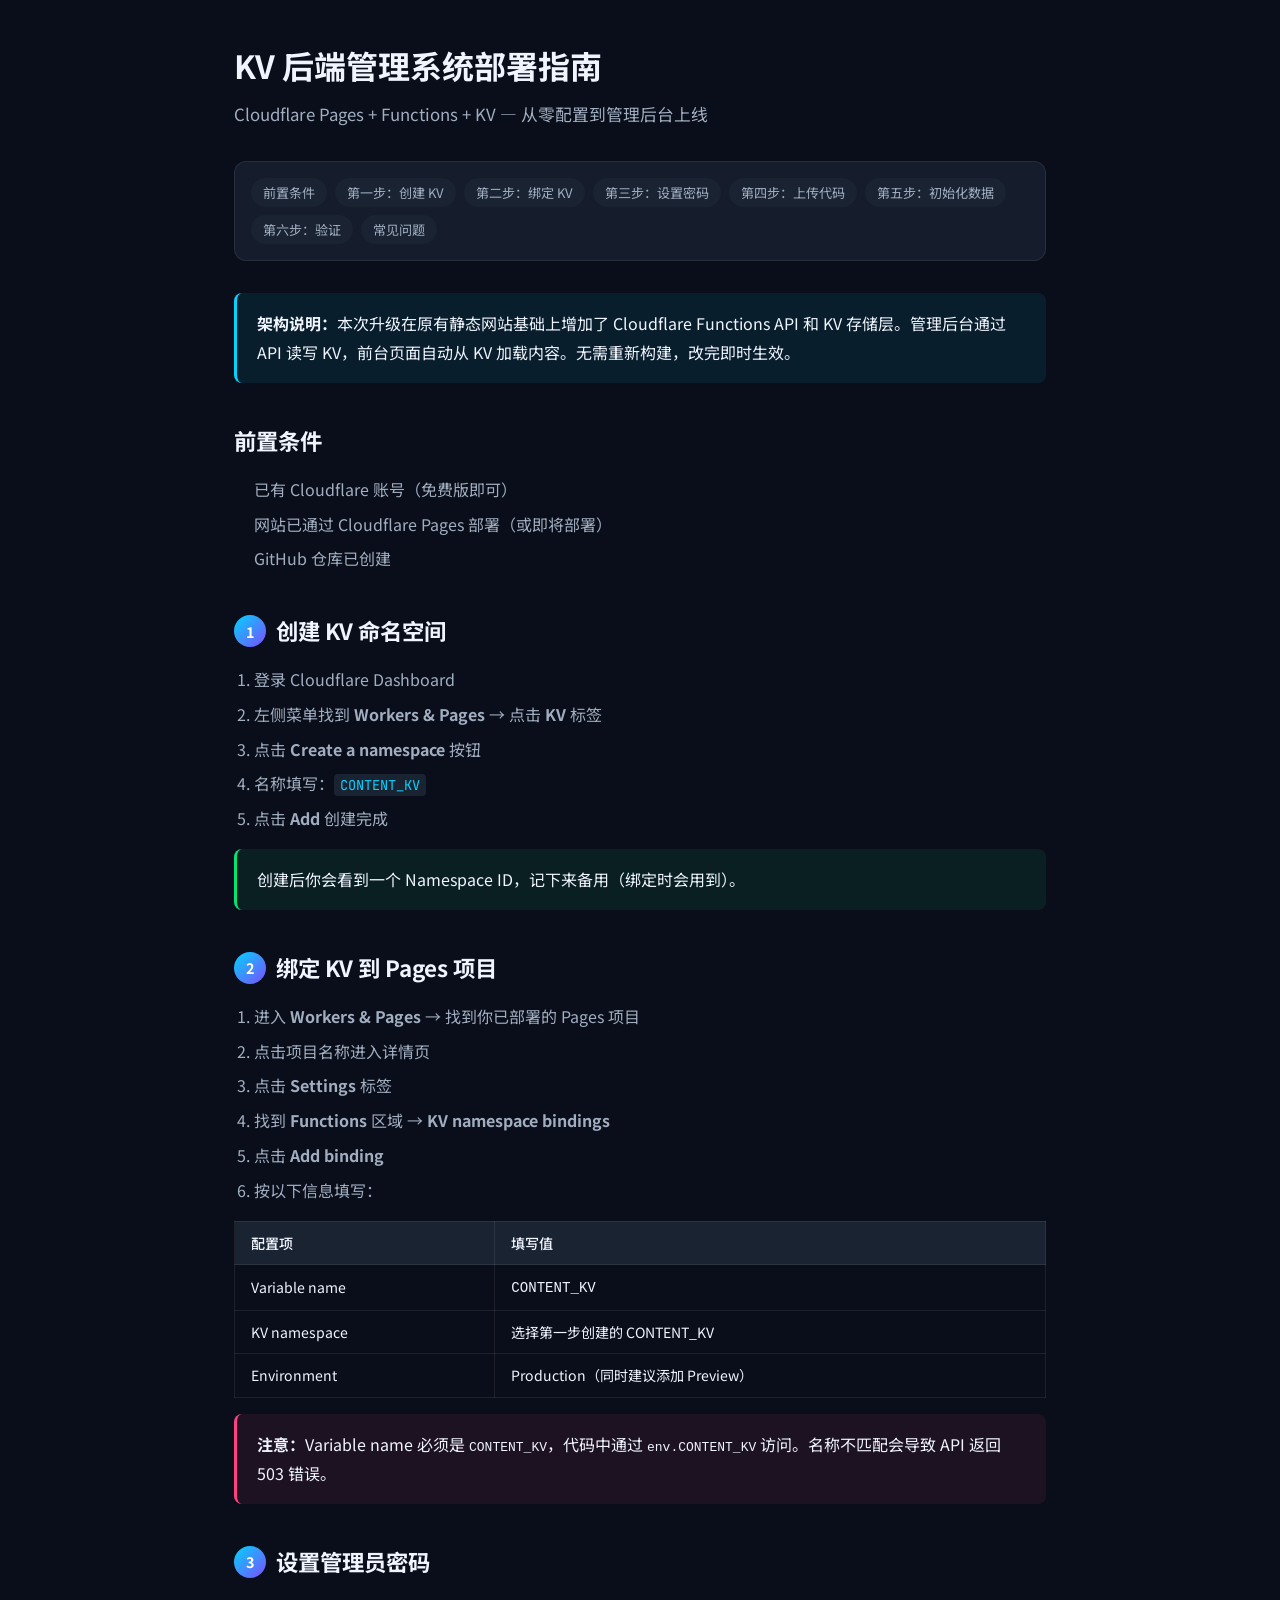
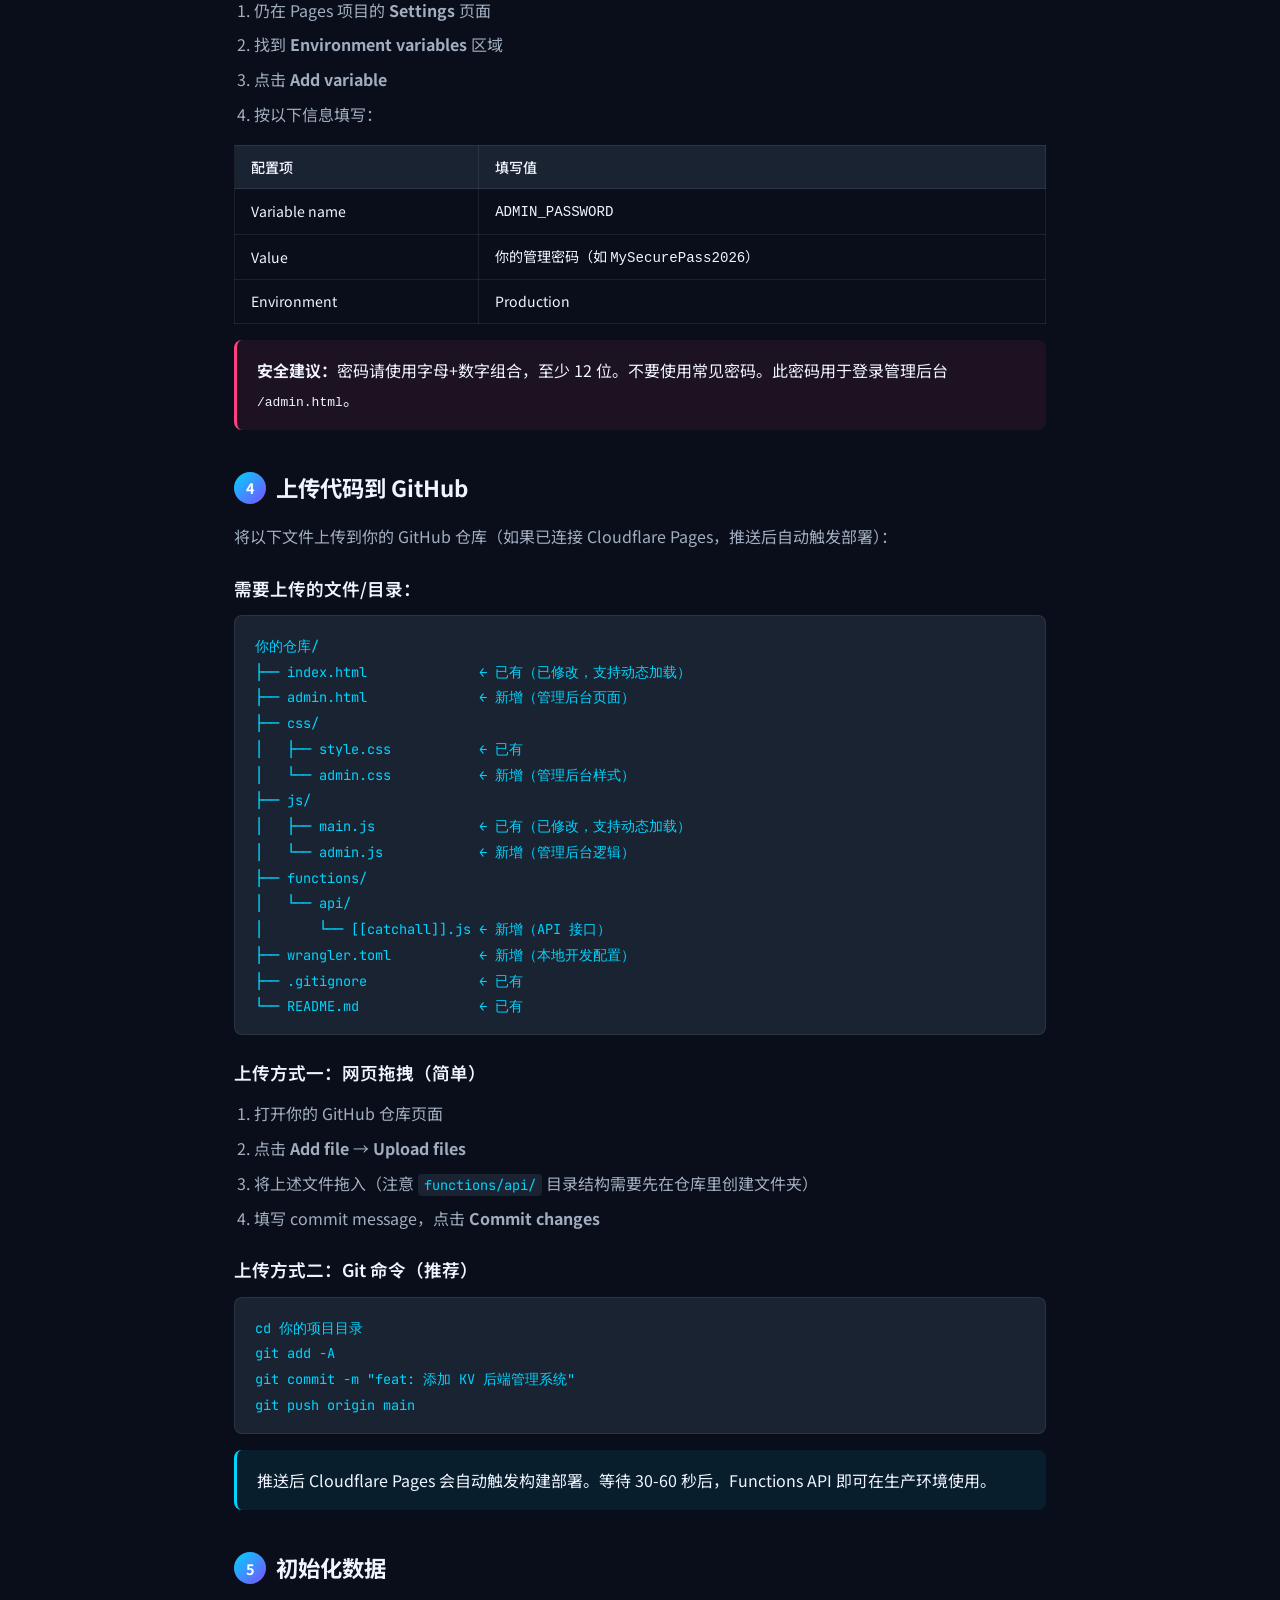
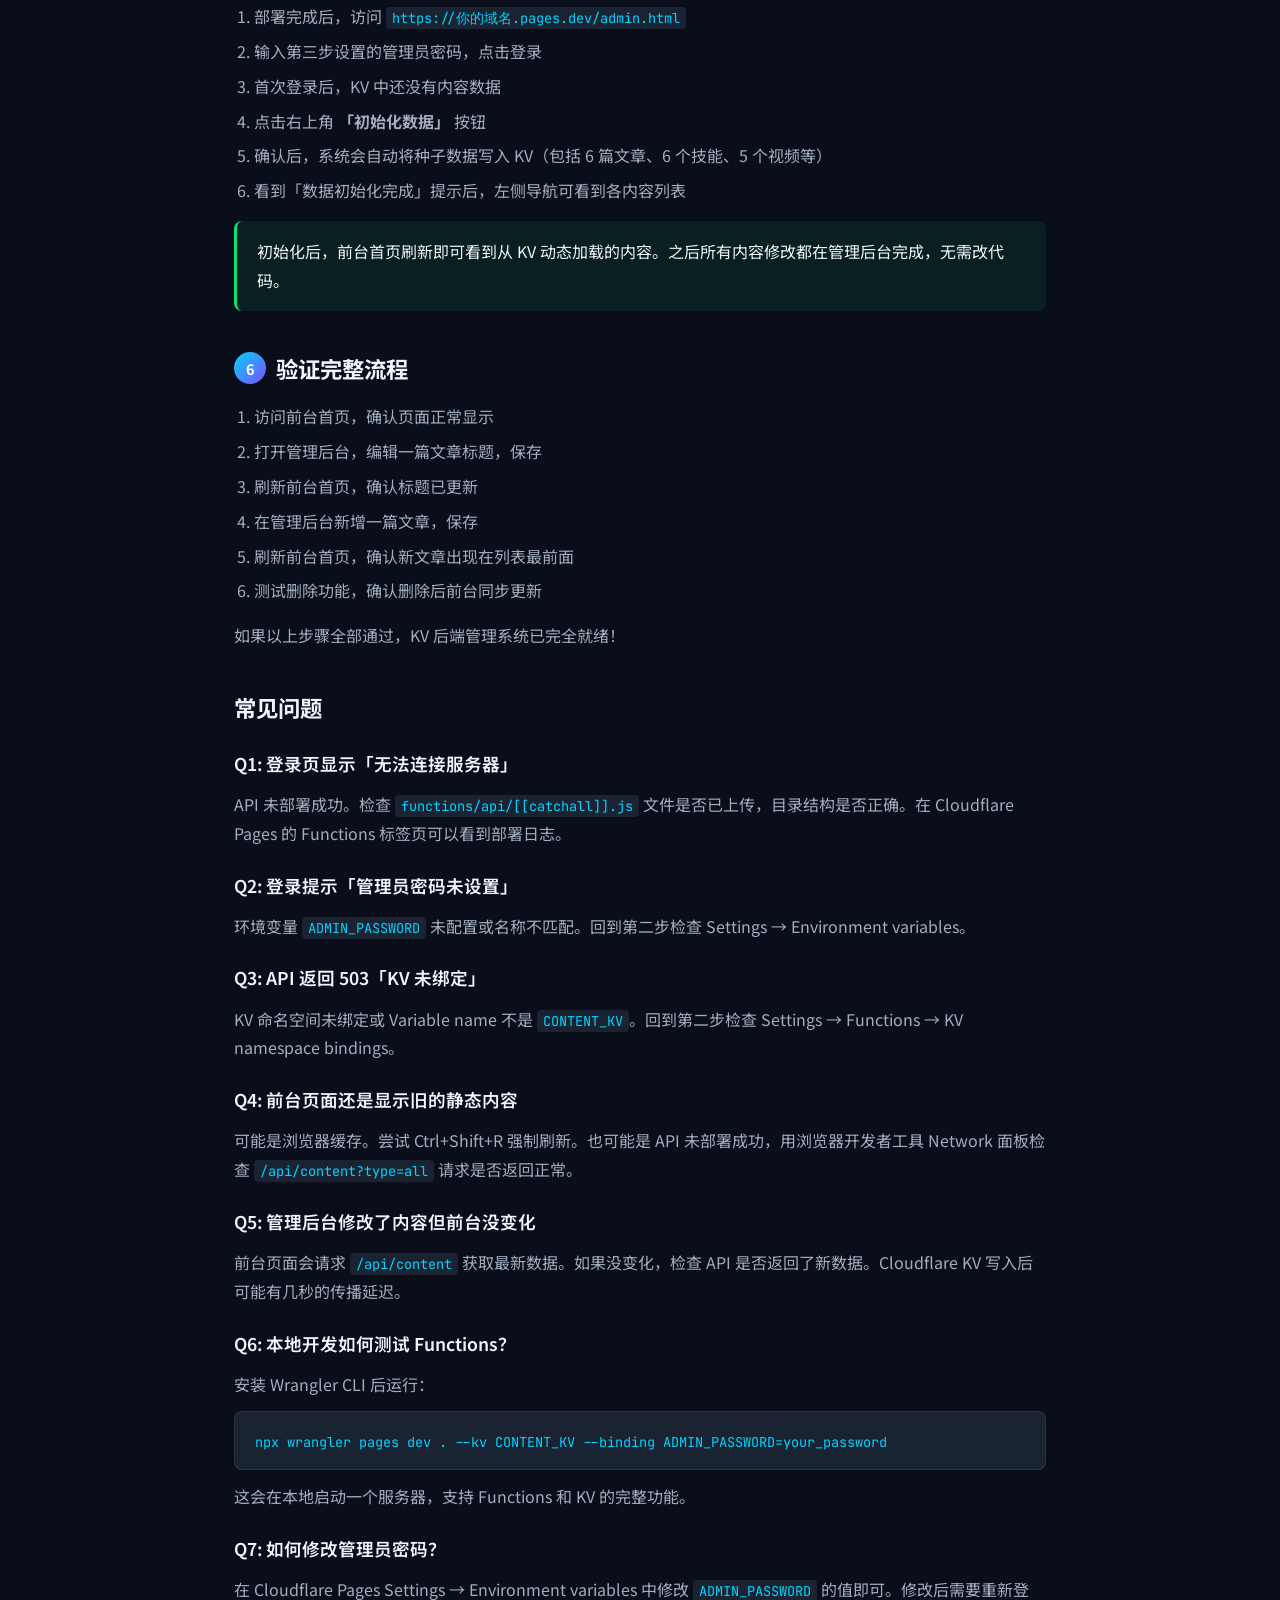
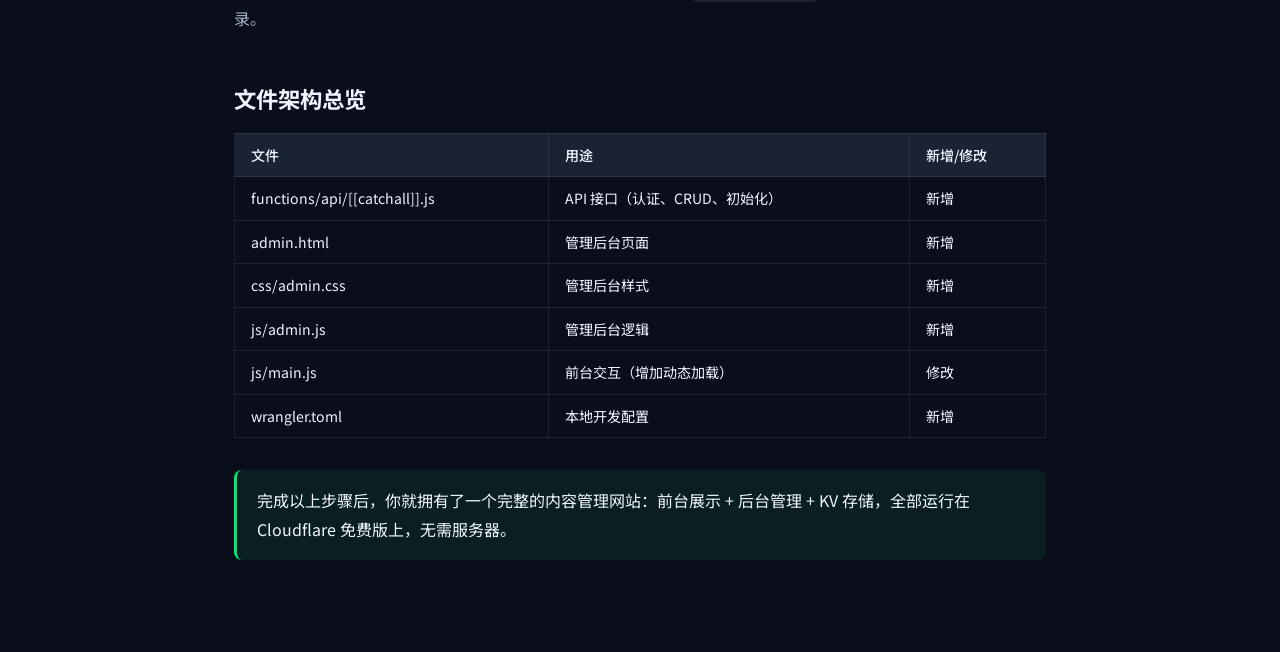
<file: kv-setup-guide.html>
<!DOCTYPE html>
<html lang="zh-CN" data-theme="dark">
<head>
  <meta charset="UTF-8">
  <meta name="viewport" content="width=device-width, initial-scale=1.0">
  <meta name="robots" content="noindex, nofollow">
  <title>KV 后端部署指南 | AI科技前沿 · 学习交流</title>
  <link rel="preconnect" href="https://fonts.googleapis.com">
  <link href="https://fonts.googleapis.com/css2?family=Noto+Sans+SC:wght@300;400;500;700&family=JetBrains+Mono:wght@400;500&display=swap" rel="stylesheet">
  <link rel="stylesheet" href="css/style.css">
  <style>
    .guide-container { max-width: 860px; margin: 0 auto; padding: 40px 24px 80px; }
    .guide-container h1 { font-size: 2rem; font-weight: 700; margin-bottom: 8px; }
    .guide-container .subtitle { color: var(--text-secondary); margin-bottom: 32px; font-size: 1.05rem; }
    .guide-container h2 { font-size: 1.4rem; font-weight: 700; margin: 40px 0 16px; display: flex; align-items: center; gap: 10px; }
    .guide-container h3 { font-size: 1.1rem; font-weight: 600; margin: 24px 0 12px; }
    .guide-container p { line-height: 1.8; margin-bottom: 12px; color: var(--text-secondary); }
    .guide-container ol, .guide-container ul { margin: 0 0 16px 20px; }
    .guide-container li { line-height: 1.8; margin-bottom: 6px; color: var(--text-secondary); }
    .step-num { display: inline-flex; align-items: center; justify-content: center; width: 32px; height: 32px; border-radius: 50%; background: var(--gradient-primary); color: #fff; font-size: 0.9rem; font-weight: 700; flex-shrink: 0; }
    .guide-code { background: var(--bg-tertiary); border: 1px solid var(--border-color); border-radius: var(--radius-sm); padding: 16px 20px; margin: 12px 0; overflow-x: auto; }
    .guide-code code { font-family: "JetBrains Mono", monospace; font-size: 0.85rem; color: var(--accent-cyan); white-space: pre; }
    .guide-inline-code { font-family: "JetBrains Mono", monospace; font-size: 0.85rem; padding: 2px 6px; border-radius: 4px; background: var(--bg-tertiary); color: var(--accent-cyan); }
    .guide-table { width: 100%; border-collapse: collapse; margin: 12px 0; }
    .guide-table th, .guide-table td { padding: 10px 16px; border: 1px solid var(--border-color); font-size: 0.88rem; text-align: left; }
    .guide-table th { background: var(--bg-tertiary); font-weight: 500; }
    .guide-callout { padding: 16px 20px; border-radius: var(--radius-sm); margin: 16px 0; border-left: 3px solid; }
    .guide-callout--warning { background: rgba(255, 64, 129, 0.08); border-color: var(--accent-pink); }
    .guide-callout--info { background: rgba(0, 212, 255, 0.08); border-color: var(--accent-cyan); }
    .guide-callout--success { background: rgba(0, 230, 118, 0.08); border-color: var(--accent-green); }
    .guide-callout p { margin: 0; color: var(--text-primary); }
    .guide-callout strong { color: var(--text-primary); }
    .guide-nav { display: flex; flex-wrap: wrap; gap: 8px; margin-bottom: 32px; padding: 16px; background: var(--bg-card); border: 1px solid var(--border-color); border-radius: var(--radius-md); }
    .guide-nav a { padding: 4px 12px; border-radius: var(--radius-full); font-size: 0.82rem; background: var(--bg-tertiary); color: var(--text-secondary); }
    .guide-nav a:hover { color: var(--accent-cyan); }
  </style>
</head>
<body>
  <div class="guide-container">
    <h1>KV 后端管理系统部署指南</h1>
    <p class="subtitle">Cloudflare Pages + Functions + KV — 从零配置到管理后台上线</p>

    <div class="guide-nav">
      <a href="#prerequisites">前置条件</a>
      <a href="#step1">第一步：创建 KV</a>
      <a href="#step2">第二步：绑定 KV</a>
      <a href="#step3">第三步：设置密码</a>
      <a href="#step4">第四步：上传代码</a>
      <a href="#step5">第五步：初始化数据</a>
      <a href="#step6">第六步：验证</a>
      <a href="#faq">常见问题</a>
    </div>

    <div class="guide-callout guide-callout--info">
      <p><strong>架构说明：</strong>本次升级在原有静态网站基础上增加了 Cloudflare Functions API 和 KV 存储层。管理后台通过 API 读写 KV，前台页面自动从 KV 加载内容。无需重新构建，改完即时生效。</p>
    </div>

    <h2 id="prerequisites">前置条件</h2>
    <ul>
      <li>已有 Cloudflare 账号（免费版即可）</li>
      <li>网站已通过 Cloudflare Pages 部署（或即将部署）</li>
      <li>GitHub 仓库已创建</li>
    </ul>

    <h2 id="step1"><span class="step-num">1</span> 创建 KV 命名空间</h2>
    <ol>
      <li>登录 <a href="https://dash.cloudflare.com" target="_blank">Cloudflare Dashboard</a></li>
      <li>左侧菜单找到 <strong>Workers & Pages</strong> → 点击 <strong>KV</strong> 标签</li>
      <li>点击 <strong>Create a namespace</strong> 按钮</li>
      <li>名称填写：<span class="guide-inline-code">CONTENT_KV</span></li>
      <li>点击 <strong>Add</strong> 创建完成</li>
    </ol>
    <div class="guide-callout guide-callout--success">
      <p>创建后你会看到一个 Namespace ID，记下来备用（绑定时会用到）。</p>
    </div>

    <h2 id="step2"><span class="step-num">2</span> 绑定 KV 到 Pages 项目</h2>
    <ol>
      <li>进入 <strong>Workers & Pages</strong> → 找到你已部署的 Pages 项目</li>
      <li>点击项目名称进入详情页</li>
      <li>点击 <strong>Settings</strong> 标签</li>
      <li>找到 <strong>Functions</strong> 区域 → <strong>KV namespace bindings</strong></li>
      <li>点击 <strong>Add binding</strong></li>
      <li>按以下信息填写：</li>
    </ol>
    <table class="guide-table">
      <tr><th>配置项</th><th>填写值</th></tr>
      <tr><td>Variable name</td><td><code>CONTENT_KV</code></td></tr>
      <tr><td>KV namespace</td><td>选择第一步创建的 CONTENT_KV</td></tr>
      <tr><td>Environment</td><td>Production（同时建议添加 Preview）</td></tr>
    </table>
    <div class="guide-callout guide-callout--warning">
      <p><strong>注意：</strong>Variable name 必须是 <code>CONTENT_KV</code>，代码中通过 <code>env.CONTENT_KV</code> 访问。名称不匹配会导致 API 返回 503 错误。</p>
    </div>

    <h2 id="step3"><span class="step-num">3</span> 设置管理员密码</h2>
    <ol>
      <li>仍在 Pages 项目的 <strong>Settings</strong> 页面</li>
      <li>找到 <strong>Environment variables</strong> 区域</li>
      <li>点击 <strong>Add variable</strong></li>
      <li>按以下信息填写：</li>
    </ol>
    <table class="guide-table">
      <tr><th>配置项</th><th>填写值</th></tr>
      <tr><td>Variable name</td><td><code>ADMIN_PASSWORD</code></td></tr>
      <tr><td>Value</td><td>你的管理密码（如 <code>MySecurePass2026</code>）</td></tr>
      <tr><td>Environment</td><td>Production</td></tr>
    </table>
    <div class="guide-callout guide-callout--warning">
      <p><strong>安全建议：</strong>密码请使用字母+数字组合，至少 12 位。不要使用常见密码。此密码用于登录管理后台 <code>/admin.html</code>。</p>
    </div>

    <h2 id="step4"><span class="step-num">4</span> 上传代码到 GitHub</h2>
    <p>将以下文件上传到你的 GitHub 仓库（如果已连接 Cloudflare Pages，推送后自动触发部署）：</p>
    <h3>需要上传的文件/目录：</h3>
    <div class="guide-code"><code>你的仓库/
├── index.html              ← 已有（已修改，支持动态加载）
├── admin.html              ← 新增（管理后台页面）
├── css/
│   ├── style.css           ← 已有
│   └── admin.css           ← 新增（管理后台样式）
├── js/
│   ├── main.js             ← 已有（已修改，支持动态加载）
│   └── admin.js            ← 新增（管理后台逻辑）
├── functions/
│   └── api/
│       └── [[catchall]].js ← 新增（API 接口）
├── wrangler.toml           ← 新增（本地开发配置）
├── .gitignore              ← 已有
└── README.md               ← 已有</code></div>

    <h3>上传方式一：网页拖拽（简单）</h3>
    <ol>
      <li>打开你的 GitHub 仓库页面</li>
      <li>点击 <strong>Add file</strong> → <strong>Upload files</strong></li>
      <li>将上述文件拖入（注意 <span class="guide-inline-code">functions/api/</span> 目录结构需要先在仓库里创建文件夹）</li>
      <li>填写 commit message，点击 <strong>Commit changes</strong></li>
    </ol>

    <h3>上传方式二：Git 命令（推荐）</h3>
    <div class="guide-code"><code>cd 你的项目目录
git add -A
git commit -m "feat: 添加 KV 后端管理系统"
git push origin main</code></div>

    <div class="guide-callout guide-callout--info">
      <p>推送后 Cloudflare Pages 会自动触发构建部署。等待 30-60 秒后，Functions API 即可在生产环境使用。</p>
    </div>

    <h2 id="step5"><span class="step-num">5</span> 初始化数据</h2>
    <ol>
      <li>部署完成后，访问 <span class="guide-inline-code">https://你的域名.pages.dev/admin.html</span></li>
      <li>输入第三步设置的管理员密码，点击登录</li>
      <li>首次登录后，KV 中还没有内容数据</li>
      <li>点击右上角 <strong>「初始化数据」</strong> 按钮</li>
      <li>确认后，系统会自动将种子数据写入 KV（包括 6 篇文章、6 个技能、5 个视频等）</li>
      <li>看到「数据初始化完成」提示后，左侧导航可看到各内容列表</li>
    </ol>
    <div class="guide-callout guide-callout--success">
      <p>初始化后，前台首页刷新即可看到从 KV 动态加载的内容。之后所有内容修改都在管理后台完成，无需改代码。</p>
    </div>

    <h2 id="step6"><span class="step-num">6</span> 验证完整流程</h2>
    <ol>
      <li>访问前台首页，确认页面正常显示</li>
      <li>打开管理后台，编辑一篇文章标题，保存</li>
      <li>刷新前台首页，确认标题已更新</li>
      <li>在管理后台新增一篇文章，保存</li>
      <li>刷新前台首页，确认新文章出现在列表最前面</li>
      <li>测试删除功能，确认删除后前台同步更新</li>
    </ol>
    <p>如果以上步骤全部通过，KV 后端管理系统已完全就绪！</p>

    <h2 id="faq">常见问题</h2>

    <h3>Q1: 登录页显示「无法连接服务器」</h3>
    <p>API 未部署成功。检查 <span class="guide-inline-code">functions/api/[[catchall]].js</span> 文件是否已上传，目录结构是否正确。在 Cloudflare Pages 的 Functions 标签页可以看到部署日志。</p>

    <h3>Q2: 登录提示「管理员密码未设置」</h3>
    <p>环境变量 <span class="guide-inline-code">ADMIN_PASSWORD</span> 未配置或名称不匹配。回到第二步检查 Settings → Environment variables。</p>

    <h3>Q3: API 返回 503「KV 未绑定」</h3>
    <p>KV 命名空间未绑定或 Variable name 不是 <span class="guide-inline-code">CONTENT_KV</span>。回到第二步检查 Settings → Functions → KV namespace bindings。</p>

    <h3>Q4: 前台页面还是显示旧的静态内容</h3>
    <p>可能是浏览器缓存。尝试 Ctrl+Shift+R 强制刷新。也可能是 API 未部署成功，用浏览器开发者工具 Network 面板检查 <span class="guide-inline-code">/api/content?type=all</span> 请求是否返回正常。</p>

    <h3>Q5: 管理后台修改了内容但前台没变化</h3>
    <p>前台页面会请求 <span class="guide-inline-code">/api/content</span> 获取最新数据。如果没变化，检查 API 是否返回了新数据。Cloudflare KV 写入后可能有几秒的传播延迟。</p>

    <h3>Q6: 本地开发如何测试 Functions？</h3>
    <p>安装 Wrangler CLI 后运行：</p>
    <div class="guide-code"><code>npx wrangler pages dev . --kv CONTENT_KV --binding ADMIN_PASSWORD=your_password</code></div>
    <p>这会在本地启动一个服务器，支持 Functions 和 KV 的完整功能。</p>

    <h3>Q7: 如何修改管理员密码？</h3>
    <p>在 Cloudflare Pages Settings → Environment variables 中修改 <span class="guide-inline-code">ADMIN_PASSWORD</span> 的值即可。修改后需要重新登录。</p>

    <h2 style="margin-top:48px">文件架构总览</h2>
    <table class="guide-table">
      <tr><th>文件</th><th>用途</th><th>新增/修改</th></tr>
      <tr><td>functions/api/[[catchall]].js</td><td>API 接口（认证、CRUD、初始化）</td><td>新增</td></tr>
      <tr><td>admin.html</td><td>管理后台页面</td><td>新增</td></tr>
      <tr><td>css/admin.css</td><td>管理后台样式</td><td>新增</td></tr>
      <tr><td>js/admin.js</td><td>管理后台逻辑</td><td>新增</td></tr>
      <tr><td>js/main.js</td><td>前台交互（增加动态加载）</td><td>修改</td></tr>
      <tr><td>wrangler.toml</td><td>本地开发配置</td><td>新增</td></tr>
    </table>

    <div class="guide-callout guide-callout--success" style="margin-top:32px">
      <p>完成以上步骤后，你就拥有了一个完整的内容管理网站：前台展示 + 后台管理 + KV 存储，全部运行在 Cloudflare 免费版上，无需服务器。</p>
    </div>
  </div>
</body>
</html>
</file>
<file: css/style.css>
/* ========================================
   AI科技前沿 — 全局变量与主题
   ======================================== */
:root {
  /* 暗色主题（默认） */
  --bg-primary: #0a0e1a;
  --bg-secondary: #111827;
  --bg-tertiary: #1a2332;
  --bg-card: #151c2c;
  --bg-card-hover: #1c2640;
  --border-color: rgba(255, 255, 255, 0.08);
  --border-hover: rgba(0, 212, 255, 0.3);

  --text-primary: #f0f4ff;
  --text-secondary: #a0aec0;
  --text-tertiary: #6b7280;

  --accent-cyan: #00d4ff;
  --accent-purple: #7c4dff;
  --accent-pink: #ff4081;
  --accent-green: #00e676;
  --accent-orange: #ff9100;

  --gradient-primary: linear-gradient(135deg, #00d4ff 0%, #7c4dff 100%);
  --gradient-secondary: linear-gradient(135deg, #7c4dff 0%, #ff4081 100%);
  --gradient-bg: linear-gradient(180deg, #0a0e1a 0%, #111827 100%);

  --shadow-sm: 0 2px 8px rgba(0, 0, 0, 0.3);
  --shadow-md: 0 4px 20px rgba(0, 0, 0, 0.4);
  --shadow-lg: 0 8px 40px rgba(0, 0, 0, 0.5);
  --shadow-glow: 0 0 30px rgba(0, 212, 255, 0.15);

  --radius-sm: 8px;
  --radius-md: 12px;
  --radius-lg: 20px;
  --radius-full: 9999px;

  --transition-fast: 0.2s ease;
  --transition-normal: 0.3s ease;
  --transition-slow: 0.5s ease;

  --header-height: 70px;
  --container-max: 1280px;
  --container-pad: 24px;
}

[data-theme="light"] {
  --bg-primary: #f7f9fc;
  --bg-secondary: #ffffff;
  --bg-tertiary: #f0f4f8;
  --bg-card: #ffffff;
  --bg-card-hover: #f5f8ff;
  --border-color: rgba(0, 0, 0, 0.08);
  --border-hover: rgba(0, 150, 255, 0.3);

  --text-primary: #1a202c;
  --text-secondary: #4a5568;
  --text-tertiary: #718096;

  --gradient-bg: linear-gradient(180deg, #f7f9fc 0%, #eef2f8 100%);
  --shadow-sm: 0 2px 8px rgba(0, 0, 0, 0.06);
  --shadow-md: 0 4px 20px rgba(0, 0, 0, 0.08);
  --shadow-lg: 0 8px 40px rgba(0, 0, 0, 0.12);
  --shadow-glow: 0 0 30px rgba(0, 150, 255, 0.08);
}

/* ========================================
   Reset & Base
   ======================================== */
*, *::before, *::after {
  margin: 0;
  padding: 0;
  box-sizing: border-box;
}

html {
  scroll-behavior: smooth;
  scroll-padding-top: var(--header-height);
  -webkit-text-size-adjust: 100%;
  overflow-x: hidden;
}

body {
  font-family: "Noto Sans SC", -apple-system, BlinkMacSystemFont, "Segoe UI", sans-serif;
  background: var(--bg-primary);
  color: var(--text-primary);
  line-height: 1.6;
  overflow-x: hidden;
  transition: background var(--transition-normal), color var(--transition-normal);
}

a {
  color: inherit;
  text-decoration: none;
}

ul { list-style: none; }

img, video, canvas, svg {
  max-width: 100%;
}

img, video {
  display: block;
}

button {
  font-family: inherit;
  cursor: pointer;
  border: none;
  background: none;
  color: inherit;
}

input {
  font-family: inherit;
  font-size: inherit;
}

::selection {
  background: var(--accent-cyan);
  color: var(--bg-primary);
}

/* 滚动条 */
::-webkit-scrollbar { width: 8px; height: 8px; }
::-webkit-scrollbar-track { background: var(--bg-secondary); }
::-webkit-scrollbar-thumb {
  background: var(--bg-tertiary);
  border-radius: 4px;
}
::-webkit-scrollbar-thumb:hover { background: var(--accent-purple); }

/* ========================================
   布局工具
   ======================================== */
.container {
  width: 100%;
  max-width: var(--container-max);
  margin: 0 auto;
  padding: 0 var(--container-pad);
}

.gradient-text {
  background: var(--gradient-primary);
  -webkit-background-clip: text;
  background-clip: text;
  -webkit-text-fill-color: transparent;
}

.section {
  padding: 80px 0;
  position: relative;
}

.section--alt {
  background: var(--bg-secondary);
}

.section__header {
  text-align: center;
  margin-bottom: 56px;
}

.section__tag {
  display: inline-block;
  font-family: "JetBrains Mono", monospace;
  font-size: 0.75rem;
  letter-spacing: 2px;
  color: var(--accent-cyan);
  padding: 4px 16px;
  border: 1px solid var(--border-color);
  border-radius: var(--radius-full);
  margin-bottom: 16px;
}

.section__title {
  font-size: clamp(1.75rem, 4vw, 2.5rem);
  font-weight: 700;
  margin-bottom: 12px;
  letter-spacing: -0.02em;
}

.section__subtitle {
  color: var(--text-secondary);
  font-size: 1.05rem;
  max-width: 600px;
  margin: 0 auto;
}

.section__more {
  text-align: center;
  margin-top: 40px;
}

/* ========================================
   按钮
   ======================================== */
.btn {
  display: inline-flex;
  align-items: center;
  gap: 8px;
  padding: 12px 28px;
  border-radius: var(--radius-full);
  font-size: 0.95rem;
  font-weight: 500;
  transition: all var(--transition-normal);
  white-space: nowrap;
}

.btn--primary {
  background: var(--gradient-primary);
  color: #fff;
  box-shadow: 0 4px 20px rgba(0, 212, 255, 0.3);
}

.btn--primary:hover {
  transform: translateY(-2px);
  box-shadow: 0 6px 30px rgba(0, 212, 255, 0.45);
}

.btn--outline {
  border: 1px solid var(--border-color);
  color: var(--text-primary);
  background: transparent;
}

.btn--outline:hover {
  border-color: var(--accent-cyan);
  color: var(--accent-cyan);
  background: rgba(0, 212, 255, 0.05);
}

.btn--ghost {
  padding: 8px;
  border-radius: var(--radius-sm);
}

.btn--block {
  width: 100%;
  justify-content: center;
}

/* ========================================
   Header 导航
   ======================================== */
.header {
  position: fixed;
  top: 0;
  left: 0;
  right: 0;
  height: var(--header-height);
  z-index: 1000;
  background: rgba(10, 14, 26, 0.8);
  backdrop-filter: blur(20px);
  -webkit-backdrop-filter: blur(20px);
  border-bottom: 1px solid var(--border-color);
  transition: all var(--transition-normal);
}

[data-theme="light"] .header {
  background: rgba(255, 255, 255, 0.85);
}

.header--scrolled {
  box-shadow: var(--shadow-md);
}

.header__inner {
  height: 100%;
  display: flex;
  align-items: center;
  justify-content: space-between;
  gap: 24px;
}

.logo {
  display: flex;
  align-items: center;
  gap: 10px;
  flex-shrink: 0;
}

.logo__icon {
  display: flex;
  align-items: center;
}

.logo__text {
  font-size: 1.25rem;
  font-weight: 700;
  letter-spacing: -0.02em;
}

.logo__accent {
  color: var(--accent-cyan);
}

.nav {
  display: flex;
  gap: 32px;
}

.nav__link {
  font-size: 0.95rem;
  color: var(--text-secondary);
  position: relative;
  padding: 4px 0;
  transition: color var(--transition-fast);
}

.nav__link::after {
  content: "";
  position: absolute;
  bottom: 0;
  left: 0;
  width: 0;
  height: 2px;
  background: var(--gradient-primary);
  border-radius: 2px;
  transition: width var(--transition-normal);
}

.nav__link:hover,
.nav__link--active {
  color: var(--text-primary);
}

.nav__link:hover::after,
.nav__link--active::after {
  width: 100%;
}

.header__actions {
  display: flex;
  align-items: center;
  gap: 12px;
}

.theme-toggle {
  display: flex;
  align-items: center;
  justify-content: center;
  width: 40px;
  height: 40px;
  border-radius: var(--radius-sm);
  border: 1px solid var(--border-color);
  transition: all var(--transition-fast);
}

.theme-toggle:hover {
  border-color: var(--accent-cyan);
  color: var(--accent-cyan);
}

.theme-toggle .icon-sun { display: none; }
.theme-toggle .icon-moon { display: block; }

[data-theme="light"] .theme-toggle .icon-sun { display: block; }
[data-theme="light"] .theme-toggle .icon-moon { display: none; }

.header__menu-btn {
  display: none;
}

/* ========================================
   Hero 区
   ======================================== */
.hero {
  position: relative;
  min-height: 100vh;
  display: flex;
  align-items: center;
  justify-content: center;
  text-align: center;
  padding: var(--header-height) 0 60px;
  overflow: hidden;
}

.hero__bg {
  position: absolute;
  inset: 0;
  z-index: 0;
  overflow: hidden;
}

.hero__orb {
  position: absolute;
  border-radius: 50%;
  filter: blur(80px);
  opacity: 0.4;
  animation: orbFloat 20s ease-in-out infinite;
}

.hero__orb--1 {
  width: 500px;
  height: 500px;
  background: radial-gradient(circle, #00d4ff, transparent);
  top: -10%;
  left: -5%;
}

.hero__orb--2 {
  width: 400px;
  height: 400px;
  background: radial-gradient(circle, #7c4dff, transparent);
  bottom: -10%;
  right: -5%;
  animation-delay: -7s;
}

.hero__orb--3 {
  width: 350px;
  height: 350px;
  background: radial-gradient(circle, #ff4081, transparent);
  top: 40%;
  left: 50%;
  transform: translateX(-50%);
  opacity: 0.2;
  animation-delay: -14s;
}

@keyframes orbFloat {
  0%, 100% { transform: translate(0, 0) scale(1); }
  33% { transform: translate(30px, -40px) scale(1.1); }
  66% { transform: translate(-20px, 30px) scale(0.95); }
}

.hero__grid {
  position: absolute;
  inset: 0;
  background-image:
    linear-gradient(var(--border-color) 1px, transparent 1px),
    linear-gradient(90deg, var(--border-color) 1px, transparent 1px);
  background-size: 60px 60px;
  mask-image: radial-gradient(ellipse at center, black 30%, transparent 70%);
  -webkit-mask-image: radial-gradient(ellipse at center, black 30%, transparent 70%);
  opacity: 0.5;
}

.hero__content {
  position: relative;
  z-index: 1;
}

.hero__badge {
  display: inline-flex;
  align-items: center;
  gap: 8px;
  padding: 6px 16px;
  border-radius: var(--radius-full);
  background: rgba(0, 212, 255, 0.1);
  border: 1px solid rgba(0, 212, 255, 0.2);
  font-size: 0.85rem;
  color: var(--accent-cyan);
  margin-bottom: 24px;
}

.pulse-dot {
  width: 8px;
  height: 8px;
  border-radius: 50%;
  background: var(--accent-green);
  animation: pulse 2s ease-in-out infinite;
}

@keyframes pulse {
  0%, 100% { box-shadow: 0 0 0 0 rgba(0, 230, 118, 0.4); }
  50% { box-shadow: 0 0 0 8px rgba(0, 230, 118, 0); }
}

.hero__title {
  font-size: clamp(2.5rem, 7vw, 4.5rem);
  font-weight: 900;
  line-height: 1.15;
  letter-spacing: -0.03em;
  margin-bottom: 24px;
}

.hero__title-sub {
  font-size: clamp(1.1rem, 3vw, 1.8rem);
  font-weight: 400;
  color: var(--text-secondary);
}

.hero__desc {
  font-size: 1.1rem;
  color: var(--text-secondary);
  max-width: 560px;
  margin: 0 auto 36px;
  line-height: 1.8;
}

.hero__actions {
  display: flex;
  gap: 16px;
  justify-content: center;
  margin-bottom: 64px;
  flex-wrap: wrap;
}

.hero__stats {
  display: flex;
  gap: 48px;
  justify-content: center;
  flex-wrap: wrap;
}

.stat {
  text-align: center;
}

.stat__num {
  display: block;
  font-size: 2rem;
  font-weight: 700;
  font-family: "JetBrains Mono", monospace;
  background: var(--gradient-primary);
  -webkit-background-clip: text;
  background-clip: text;
  -webkit-text-fill-color: transparent;
}

.stat__label {
  font-size: 0.85rem;
  color: var(--text-tertiary);
  margin-top: 4px;
  display: block;
}

.hero__scroll {
  position: absolute;
  bottom: 30px;
  left: 50%;
  transform: translateX(-50%);
  z-index: 1;
  color: var(--text-tertiary);
  animation: scrollBounce 2s ease-in-out infinite;
}

@keyframes scrollBounce {
  0%, 100% { transform: translateX(-50%) translateY(0); }
  50% { transform: translateX(-50%) translateY(10px); }
}

/* ========================================
   AI 要闻
   ======================================== */
.news__filter {
  display: flex;
  gap: 12px;
  justify-content: center;
  margin-bottom: 40px;
  flex-wrap: wrap;
}

.filter-btn {
  padding: 8px 20px;
  border-radius: var(--radius-full);
  font-size: 0.9rem;
  color: var(--text-secondary);
  border: 1px solid var(--border-color);
  transition: all var(--transition-fast);
}

.filter-btn:hover {
  border-color: var(--accent-cyan);
  color: var(--accent-cyan);
}

.filter-btn--active {
  background: var(--gradient-primary);
  color: #fff;
  border-color: transparent;
}

.news__grid {
  display: grid;
  grid-template-columns: repeat(3, 1fr);
  gap: 24px;
}

.news-card {
  background: var(--bg-card);
  border: 1px solid var(--border-color);
  border-radius: var(--radius-md);
  overflow: hidden;
  transition: all var(--transition-normal);
  display: flex;
  flex-direction: column;
}

.news-card:hover {
  transform: translateY(-4px);
  border-color: var(--border-hover);
  box-shadow: var(--shadow-lg);
}

.news-card--featured {
  grid-column: span 2;
  grid-row: span 1;
  flex-direction: column;
}

.news-card--featured .news-card__img {
  width: 100%;
  padding-top: 50%;
  min-height: 0;
}

.news-card--featured .news-card__body {
  width: 100%;
}

.news-card__img {
  position: relative;
  width: 100%;
  padding-top: 60%;
  background-color: rgba(124, 77, 255, 0.08);
  background-size: cover;
  background-position: center;
  overflow: hidden;
}

/* 懒加载占位骨架 */
.news-card__img.lazy-img {
  background-image: linear-gradient(
    110deg,
    rgba(255, 255, 255, 0) 40%,
    rgba(255, 255, 255, 0.08) 50%,
    rgba(255, 255, 255, 0) 60%
  );
  background-size: 200% 100%;
  animation: skeleton-shimmer 1.6s infinite linear;
}

.news-card__img.is-loaded {
  background-image: var(--img-url);
  background-size: cover;
  background-position: center;
  background-repeat: no-repeat;
  animation: none;
}

@keyframes skeleton-shimmer {
  0% { background-position: 200% 0; }
  100% { background-position: -200% 0; }
}

.news-card__img::after {
  content: "";
  position: absolute;
  inset: 0;
  background: linear-gradient(180deg, transparent 50%, rgba(0, 0, 0, 0.4) 100%);
}

.news-card__badge {
  position: absolute;
  top: 12px;
  left: 12px;
  z-index: 1;
  padding: 4px 10px;
  border-radius: var(--radius-sm);
  font-size: 0.75rem;
  font-weight: 500;
  background: rgba(0, 0, 0, 0.6);
  color: #fff;
  backdrop-filter: blur(8px);
}

.news-card__badge--hot {
  background: var(--accent-pink);
}

.news-card__badge--new {
  background: var(--accent-green);
  color: #000;
}

.news-card__source {
  position: absolute;
  bottom: 12px;
  left: 12px;
  z-index: 1;
  padding: 3px 8px;
  border-radius: var(--radius-sm);
  font-size: 0.7rem;
  font-weight: 500;
  background: rgba(0, 0, 0, 0.55);
  color: #fff;
  backdrop-filter: blur(8px);
}

/* AI 生成角标（合规显式标识） */
.news-card__ai {
  position: absolute;
  top: 12px;
  right: 12px;
  z-index: 1;
  padding: 3px 8px;
  border-radius: var(--radius-sm);
  font-size: 0.7rem;
  font-weight: 500;
  background: rgba(124, 77, 255, 0.85);
  color: #fff;
  backdrop-filter: blur(8px);
}

.news-card__body {
  padding: 20px;
  display: flex;
  flex-direction: column;
  flex: 1;
}

.news-card__cat {
  font-size: 0.75rem;
  color: var(--accent-cyan);
  font-weight: 500;
  margin-bottom: 8px;
}

.news-card__title {
  font-size: 1.05rem;
  font-weight: 600;
  line-height: 1.4;
  margin-bottom: 8px;
}

.news-card--featured .news-card__title {
  font-size: 1.25rem;
}

.news-card__excerpt {
  font-size: 0.9rem;
  color: var(--text-secondary);
  margin-bottom: 16px;
  flex: 1;
  display: -webkit-box;
  -webkit-line-clamp: 2;
  -webkit-box-orient: vertical;
  overflow: hidden;
}

.news-card__meta {
  display: flex;
  gap: 16px;
  font-size: 0.8rem;
  color: var(--text-tertiary);
}

.news-card__readmore {
  display: inline-block;
  margin-top: 12px;
  font-size: 0.85rem;
  font-weight: 500;
  color: var(--accent-cyan);
  transition: gap 0.2s;
}

.news-card:hover .news-card__readmore {
  letter-spacing: 0.5px;
}

/* ========================================
   技能知识分享
   ======================================== */
.skills__layout {
  display: grid;
  grid-template-columns: 260px 1fr;
  gap: 32px;
  align-items: start;
}

.skills__sidebar {
  position: sticky;
  top: calc(var(--header-height) + 24px);
}

.skills__sidebar-title {
  font-size: 1rem;
  font-weight: 600;
  margin-bottom: 16px;
  padding-bottom: 12px;
  border-bottom: 1px solid var(--border-color);
}

.skills__paths {
  display: flex;
  flex-direction: column;
  gap: 4px;
}

.path-item {
  display: flex;
  align-items: center;
  gap: 12px;
  padding: 10px 14px;
  border-radius: var(--radius-sm);
  cursor: pointer;
  transition: all var(--transition-fast);
  font-size: 0.9rem;
  color: var(--text-secondary);
}

.path-item:hover {
  background: var(--bg-tertiary);
  color: var(--text-primary);
}

.path-item--active {
  background: rgba(0, 212, 255, 0.1);
  color: var(--accent-cyan);
}

.path-item__icon {
  font-size: 1.2rem;
}

.path-item__text {
  flex: 1;
}

.path-item__count {
  font-size: 0.75rem;
  color: var(--text-tertiary);
  background: var(--bg-tertiary);
  padding: 2px 8px;
  border-radius: var(--radius-full);
}

.skills__tip {
  margin-top: 24px;
  padding: 16px;
  border-radius: var(--radius-sm);
  background: var(--bg-tertiary);
  border: 1px solid var(--border-color);
}

.skills__tip h4 {
  font-size: 0.9rem;
  margin-bottom: 8px;
}

.skills__tip p {
  font-size: 0.82rem;
  color: var(--text-secondary);
  line-height: 1.6;
}

.skills__content {
  display: grid;
  grid-template-columns: repeat(2, 1fr);
  gap: 20px;
}

.skill-card {
  background: var(--bg-card);
  border: 1px solid var(--border-color);
  border-radius: var(--radius-md);
  padding: 24px;
  transition: all var(--transition-normal);
}

.skill-card:hover {
  transform: translateY(-4px);
  border-color: var(--border-hover);
  box-shadow: var(--shadow-lg);
}

/* 可点击的技能卡片（进入教程详情页） */
.skill-card--clickable {
  cursor: pointer;
}

.skill-card__top {
  display: flex;
  align-items: center;
  justify-content: space-between;
  margin-bottom: 16px;
}

.skill-card__icon {
  font-size: 2rem;
  display: block;
}

.skill-card__level {
  font-size: 0.72rem;
  padding: 3px 10px;
  border-radius: var(--radius-full);
  background: rgba(124, 77, 255, 0.15);
  color: var(--accent-purple);
  font-weight: 500;
}

.skill-card__title {
  font-size: 1.1rem;
  font-weight: 600;
  margin-bottom: 8px;
}

.skill-card__desc {
  font-size: 0.88rem;
  color: var(--text-secondary);
  margin-bottom: 16px;
  line-height: 1.6;
}

.skill-card__tags {
  display: flex;
  gap: 8px;
  flex-wrap: wrap;
  margin-bottom: 16px;
}

.tag {
  font-size: 0.75rem;
  padding: 3px 10px;
  border-radius: var(--radius-sm);
  background: var(--bg-tertiary);
  color: var(--text-secondary);
}

.skill-card__footer {
  display: flex;
  align-items: center;
  justify-content: space-between;
  padding-top: 16px;
  border-top: 1px solid var(--border-color);
}

.skill-card__duration {
  font-size: 0.8rem;
  color: var(--text-tertiary);
}

.skill-card__link {
  font-size: 0.85rem;
  color: var(--accent-cyan);
  font-weight: 500;
  transition: color var(--transition-fast);
}

.skill-card__link:hover {
  color: var(--accent-purple);
}

/* ========================================
   视频专区
   ======================================== */
.videos__grid {
  display: grid;
  grid-template-columns: 1fr 380px;
  gap: 24px;
}

.video-main {
  background: var(--bg-card);
  border: 1px solid var(--border-color);
  border-radius: var(--radius-md);
  overflow: hidden;
}

.video-main__player {
  position: relative;
}

.video-main__player video {
  width: 100%;
  display: block;
  aspect-ratio: 16 / 9;
  background: #000;
}

/* 嵌入视频（B站等）iframe，与 video 同比例 */
.video-main__embed {
  width: 100%;
  display: block;
  aspect-ratio: 16 / 9;
  border: 0;
  background: #000;
}

.video-main__overlay {
  padding: 20px 24px;
}

.video-main__overlay h3 {
  font-size: 1.15rem;
  font-weight: 600;
  margin-bottom: 8px;
}

.video-main__meta {
  display: flex;
  gap: 20px;
  font-size: 0.85rem;
  color: var(--text-tertiary);
}

.video-list {
  display: flex;
  flex-direction: column;
  gap: 12px;
}

.video-item {
  display: flex;
  gap: 12px;
  padding: 12px;
  border-radius: var(--radius-sm);
  background: var(--bg-card);
  border: 1px solid var(--border-color);
  cursor: pointer;
  transition: all var(--transition-fast);
}

.video-item:hover {
  border-color: var(--border-hover);
  background: var(--bg-card-hover);
}

.video-item__thumb {
  position: relative;
  width: 140px;
  height: 80px;
  border-radius: var(--radius-sm);
  background-image: var(--img-url);
  background-size: cover;
  background-position: center;
  flex-shrink: 0;
  overflow: hidden;
}

.video-item__duration {
  position: absolute;
  bottom: 4px;
  right: 4px;
  font-size: 0.7rem;
  padding: 1px 6px;
  border-radius: 4px;
  background: rgba(0, 0, 0, 0.7);
  color: #fff;
}

.video-item__play {
  position: absolute;
  top: 50%;
  left: 50%;
  transform: translate(-50%, -50%);
  font-size: 1.2rem;
  color: #fff;
  opacity: 0;
  transition: opacity var(--transition-fast);
}

.video-item:hover .video-item__play {
  opacity: 1;
}

.video-item__info {
  display: flex;
  flex-direction: column;
  justify-content: center;
  gap: 4px;
  flex: 1;
  min-width: 0;
}

.video-item__info h4 {
  font-size: 0.85rem;
  font-weight: 500;
  line-height: 1.3;
  overflow: hidden;
  text-overflow: ellipsis;
  display: -webkit-box;
  -webkit-line-clamp: 2;
  -webkit-box-orient: vertical;
}

.video-item__info span {
  font-size: 0.75rem;
  color: var(--text-tertiary);
}

/* ===== 更多视频（第 7 个起折叠分页） ===== */
.video-more {
  margin-top: 28px;
}

.video-more__head {
  display: flex;
  align-items: baseline;
  gap: 12px;
  margin-bottom: 16px;
  padding-bottom: 12px;
  border-bottom: 1px solid var(--border-color);
}

.video-more__title {
  font-size: 1.05rem;
  font-weight: 600;
}

.video-more__count {
  font-size: 0.8rem;
  color: var(--text-tertiary);
}

/* 两列网格：第 7-8 个一行，第 9-10 个一行，依此类推 */
.video-more__grid {
  display: grid;
  grid-template-columns: repeat(2, 1fr);
  gap: 16px;
}

/* 网格卡片：竖排布局（缩略图在上，信息在下） */
.video-item--grid {
  flex-direction: column;
  gap: 0;
  padding: 0;
  overflow: hidden;
}

.video-item--grid .video-item__thumb {
  width: 100%;
  height: 0;
  padding-bottom: 56.25%; /* 16:9 */
  border-radius: var(--radius-sm) var(--radius-sm) 0 0;
}

.video-item--grid .video-item__info {
  padding: 12px 14px;
  gap: 6px;
}

.video-item--grid .video-item__info h4 {
  font-size: 0.92rem;
  -webkit-line-clamp: 2;
}

/* 分页按钮 */
.video-more__pager {
  display: flex;
  justify-content: center;
  align-items: center;
  gap: 16px;
  margin-top: 20px;
}

.video-pager__btn {
  padding: 8px 18px;
  font-size: 0.85rem;
  font-family: inherit;
  border: 1px solid var(--border-color);
  border-radius: var(--radius-sm);
  background: var(--bg-card);
  color: var(--text-primary);
  cursor: pointer;
  transition: all var(--transition-fast);
}

.video-pager__btn:hover:not(:disabled) {
  border-color: var(--border-hover);
  background: var(--bg-card-hover);
}

.video-pager__btn:disabled {
  opacity: 0.4;
  cursor: not-allowed;
}

.video-pager__info {
  font-size: 0.85rem;
  color: var(--text-tertiary);
}

/* ===== 主页视频区"查看更多"按钮 ===== */
.videos__more-btn {
  text-align: center;
  margin-top: 28px;
}

/* ===== 视频列表独立页（videos.html） ===== */
.videos-page__main {
  max-width: 900px;
  margin: 0 auto 40px;
}

.videos-page__head {
  display: flex;
  align-items: baseline;
  justify-content: space-between;
  gap: 12px;
  margin-bottom: 20px;
  padding-bottom: 12px;
  border-bottom: 1px solid var(--border-color);
}

.videos-page__head h3 {
  font-size: 1.15rem;
  font-weight: 600;
}

.videos-page__count {
  font-size: 0.85rem;
  color: var(--text-tertiary);
}

.videos-page__grid {
  display: grid;
  grid-template-columns: repeat(3, 1fr);
  gap: 20px;
}

/* 当前正在播放的视频高亮 */
.video-item--grid.is-active {
  border-color: #00d4ff;
  box-shadow: 0 0 0 2px rgba(0, 212, 255, 0.25);
}

.videos-page__pager {
  display: flex;
  justify-content: center;
  align-items: center;
  gap: 16px;
  margin-top: 32px;
}

.videos-page__empty {
  text-align: center;
  padding: 60px 20px;
  color: var(--text-tertiary);
  font-size: 0.95rem;
}

/* 子页面空态（要闻/技能/社区列表） */
.news__empty,
.skills__empty,
.community__empty {
  text-align: center;
  padding: 60px 20px;
  color: var(--text-tertiary);
  font-size: 0.95rem;
  grid-column: 1 / -1;
}

/* ========================================
   数据可视化
   ======================================== */
.charts__grid {
  display: grid;
  grid-template-columns: repeat(2, 1fr);
  gap: 24px;
}

.chart-card {
  background: var(--bg-card);
  border: 1px solid var(--border-color);
  border-radius: var(--radius-md);
  padding: 24px;
  transition: border-color var(--transition-normal);
}

.chart-card:hover {
  border-color: var(--border-hover);
}

.chart-card--wide {
  grid-column: span 2;
}

.chart-card__head {
  display: flex;
  align-items: center;
  justify-content: space-between;
  margin-bottom: 20px;
}

.chart-card__head h3 {
  font-size: 1rem;
  font-weight: 600;
}

.chart-card__badge {
  font-size: 0.72rem;
  padding: 3px 10px;
  border-radius: var(--radius-full);
  background: rgba(0, 212, 255, 0.1);
  color: var(--accent-cyan);
}

.chart-card__body {
  position: relative;
  height: 280px;
}

.chart-card--wide .chart-card__body {
  height: 320px;
}

/* ========================================
   学习交流社区
   ======================================== */
.community__layout {
  display: grid;
  grid-template-columns: 1fr 340px;
  gap: 32px;
  align-items: start;
}

.community__sub-title {
  font-size: 1.1rem;
  font-weight: 600;
  margin-bottom: 20px;
}

.discussion {
  display: flex;
  gap: 16px;
  padding: 20px;
  background: var(--bg-card);
  border: 1px solid var(--border-color);
  border-radius: var(--radius-md);
  margin-bottom: 16px;
  transition: all var(--transition-fast);
}

.discussion:hover {
  border-color: var(--border-hover);
}

.discussion__avatar {
  width: 44px;
  height: 44px;
  border-radius: 50%;
  background: var(--gradient-primary);
  display: flex;
  align-items: center;
  justify-content: center;
  font-size: 1.1rem;
  font-weight: 600;
  color: #fff;
  flex-shrink: 0;
}

.discussion__avatar--alt {
  background: var(--gradient-secondary);
}

.discussion__content {
  flex: 1;
  min-width: 0;
}

.discussion__head {
  display: flex;
  align-items: center;
  gap: 12px;
  margin-bottom: 8px;
}

.discussion__author {
  font-weight: 500;
  font-size: 0.9rem;
}

.discussion__time {
  font-size: 0.8rem;
  color: var(--text-tertiary);
}

.discussion__title {
  font-size: 1rem;
  font-weight: 600;
  margin-bottom: 6px;
}

.discussion__text {
  font-size: 0.88rem;
  color: var(--text-secondary);
  margin-bottom: 10px;
  line-height: 1.6;
}

.discussion__tags {
  display: flex;
  gap: 8px;
  flex-wrap: wrap;
  margin-bottom: 10px;
}

.discussion__stats {
  display: flex;
  gap: 20px;
  font-size: 0.8rem;
  color: var(--text-tertiary);
}

.community__more {
  margin-top: 8px;
}

/* --- 讨论区互动：点赞 / 评论 --- */
.like-btn {
  display: inline-flex;
  align-items: center;
  gap: 4px;
  padding: 2px 10px;
  border: 1px solid var(--border-color);
  border-radius: 999px;
  background: var(--bg-tertiary);
  color: var(--text-secondary);
  font-size: 0.8rem;
  cursor: pointer;
  transition: all 0.2s ease;
  line-height: 1.6;
  font-family: inherit;
}
.like-btn:hover {
  border-color: var(--accent-cyan);
  color: var(--accent-cyan);
}
.like-btn.is-liked {
  border-color: var(--accent-cyan);
  background: rgba(0, 212, 255, 0.1);
  color: var(--accent-cyan);
}
.like-btn__count {
  font-weight: 700;
}

/* 已审核评论列表 */
.discussion-comments {
  margin-top: 12px;
  padding-left: 8px;
  border-left: 2px solid var(--border-color);
  display: flex;
  flex-direction: column;
  gap: 10px;
}
.discussion-comment {
  padding: 10px 14px;
  background: var(--bg-tertiary);
  border-radius: var(--radius-sm);
}
.discussion-comment__head {
  display: flex;
  align-items: center;
  gap: 10px;
  margin-bottom: 4px;
}
.discussion-comment__author {
  font-size: 0.8rem;
  font-weight: 700;
  color: var(--accent-cyan);
}
.discussion-comment__time {
  font-size: 0.72rem;
  color: var(--text-tertiary);
}
.discussion-comment__text {
  font-size: 0.85rem;
  color: var(--text-secondary);
  line-height: 1.55;
  margin: 0;
}

/* 留言折叠：主页只显示最新 1 条 */
.discussion-comments__latest {
  position: relative;
}

.discussion-comments__badge {
  display: inline-block;
  font-size: 0.7rem;
  font-weight: 600;
  color: var(--accent-cyan);
  margin-bottom: 6px;
  padding: 1px 8px;
  border: 1px solid currentColor;
  border-radius: 10px;
  opacity: 0.9;
}

/* "查看全部 N 条留言" 按钮 */
.comments-toggle {
  display: inline-block;
  margin-top: 8px;
  padding: 6px 14px;
  font-size: 0.78rem;
  font-family: inherit;
  color: var(--text-secondary);
  background: none;
  border: 1px dashed var(--border-color);
  border-radius: var(--radius-sm);
  cursor: pointer;
  transition: all var(--transition-fast);
}

.comments-toggle:hover {
  color: var(--accent-cyan);
  border-color: var(--accent-cyan);
}

/* 展开的全部留言（分页） */
.discussion-comments__all {
  margin-top: 10px;
  padding-top: 10px;
  border-top: 1px dashed var(--border-color);
}

.discussion-comments__list {
  display: flex;
  flex-direction: column;
  gap: 10px;
}

.comments-pager {
  display: flex;
  justify-content: center;
  align-items: center;
  gap: 14px;
  margin-top: 12px;
}

/* 我也说两句 */
.discussion-reply {
  margin-top: 12px;
}
.discussion-reply__toggle {
  background: none;
  border: 1px dashed var(--border-color);
  color: var(--text-secondary);
  font-size: 0.8rem;
  padding: 6px 14px;
  border-radius: 999px;
  cursor: pointer;
  transition: all 0.2s ease;
  font-family: inherit;
}
.discussion-reply__toggle:hover {
  color: var(--accent-cyan);
  border-color: var(--accent-cyan);
}
.reply-form {
  margin-top: 10px;
  display: flex;
  flex-direction: column;
  gap: 8px;
}
.reply-form__row {
  display: flex;
  gap: 8px;
}
.reply-form__name {
  flex: 1;
  min-width: 0;
  padding: 8px 12px;
  border-radius: var(--radius-sm);
  background: var(--bg-tertiary);
  border: 1px solid var(--border-color);
  color: var(--text-primary);
  font-size: 0.85rem;
  outline: none;
  font-family: inherit;
}
.reply-form__content {
  width: 100%;
  min-height: 64px;
  padding: 10px 12px;
  border-radius: var(--radius-sm);
  background: var(--bg-tertiary);
  border: 1px solid var(--border-color);
  color: var(--text-primary);
  font-size: 0.85rem;
  outline: none;
  resize: vertical;
  font-family: inherit;
  box-sizing: border-box;
}
.reply-form__name:focus,
.reply-form__content:focus {
  border-color: var(--accent-cyan);
}

.community__sidebar {
  position: sticky;
  top: calc(var(--header-height) + 24px);
  display: flex;
  flex-direction: column;
  gap: 20px;
}

.join-card {
  background: var(--bg-card);
  border: 1px solid var(--border-color);
  border-radius: var(--radius-md);
  padding: 28px 24px;
  text-align: center;
}

.join-card h3 {
  font-size: 1.2rem;
  font-weight: 700;
  margin-bottom: 8px;
}

.join-card > p {
  font-size: 0.88rem;
  color: var(--text-secondary);
  margin-bottom: 20px;
}

.join-form {
  display: flex;
  flex-direction: column;
  gap: 12px;
}

.join-form input {
  padding: 12px 16px;
  border-radius: var(--radius-sm);
  background: var(--bg-tertiary);
  border: 1px solid var(--border-color);
  color: var(--text-primary);
  outline: none;
  transition: border-color var(--transition-fast);
}

.join-form input:focus {
  border-color: var(--accent-cyan);
}

.join-form input::placeholder {
  color: var(--text-tertiary);
}

.join-card__note {
  margin-top: 16px;
  font-size: 0.85rem;
  color: var(--text-tertiary);
}

.join-card__note a {
  color: var(--accent-cyan);
}

.contributor-card {
  background: var(--bg-card);
  border: 1px solid var(--border-color);
  border-radius: var(--radius-md);
  padding: 24px;
}

.contributor-card h3 {
  font-size: 1rem;
  font-weight: 600;
  margin-bottom: 16px;
}

.contributor-list {
  display: flex;
  flex-direction: column;
  gap: 12px;
}

.contributor-list li {
  display: flex;
  align-items: center;
  gap: 12px;
  padding: 8px 0;
}

.contributor-list__rank {
  width: 24px;
  height: 24px;
  border-radius: 50%;
  display: flex;
  align-items: center;
  justify-content: center;
  font-size: 0.75rem;
  font-weight: 600;
  background: var(--bg-tertiary);
  color: var(--text-tertiary);
  flex-shrink: 0;
}

.contributor-list li:nth-child(1) .contributor-list__rank {
  background: var(--accent-orange);
  color: #000;
}

.contributor-list li:nth-child(2) .contributor-list__rank {
  background: var(--text-tertiary);
  color: #fff;
}

.contributor-list li:nth-child(3) .contributor-list__rank {
  background: #cd7f32;
  color: #fff;
}

.contributor-list__avatar {
  width: 32px;
  height: 32px;
  border-radius: 50%;
  background: var(--gradient-primary);
  display: flex;
  align-items: center;
  justify-content: center;
  font-size: 0.85rem;
  color: #fff;
  font-weight: 500;
}

.contributor-list__name {
  flex: 1;
  font-size: 0.88rem;
}

.contributor-list__score {
  font-size: 0.82rem;
  font-family: "JetBrains Mono", monospace;
  color: var(--accent-cyan);
  font-weight: 500;
}

/* ========================================
   Footer
   ======================================== */
.footer {
  background: var(--bg-secondary);
  border-top: 1px solid var(--border-color);
  padding: 64px 0 32px;
}

.footer__grid {
  display: grid;
  grid-template-columns: 2fr 1fr 1fr 1fr;
  gap: 40px;
  margin-bottom: 40px;
}

.footer__col--brand {
  max-width: 360px;
}

.logo--footer {
  margin-bottom: 16px;
}

.footer__desc {
  font-size: 0.88rem;
  color: var(--text-secondary);
  line-height: 1.7;
  margin-bottom: 20px;
}

.footer__social {
  display: flex;
  gap: 12px;
}

.footer__social-link {
  width: 40px;
  height: 40px;
  border-radius: var(--radius-sm);
  display: flex;
  align-items: center;
  justify-content: center;
  border: 1px solid var(--border-color);
  color: var(--text-secondary);
  transition: all var(--transition-fast);
}

.footer__social-link:hover {
  border-color: var(--accent-cyan);
  color: var(--accent-cyan);
  transform: translateY(-2px);
}

.footer__title {
  font-size: 0.95rem;
  font-weight: 600;
  margin-bottom: 16px;
}

.footer__links li {
  margin-bottom: 10px;
}

.footer__links a {
  font-size: 0.88rem;
  color: var(--text-secondary);
  transition: color var(--transition-fast);
}

.footer__links a:hover {
  color: var(--accent-cyan);
}

.footer__bottom {
  display: flex;
  align-items: center;
  justify-content: space-between;
  padding-top: 24px;
  border-top: 1px solid var(--border-color);
  font-size: 0.82rem;
  color: var(--text-tertiary);
}

.footer__built {
  font-family: "JetBrains Mono", monospace;
}

/* ========================================
   返回顶部
   ======================================== */
.back-to-top {
  position: fixed;
  bottom: 30px;
  right: 30px;
  width: 44px;
  height: 44px;
  border-radius: 50%;
  background: var(--gradient-primary);
  color: #fff;
  display: flex;
  align-items: center;
  justify-content: center;
  box-shadow: var(--shadow-md);
  z-index: 900;
  opacity: 0;
  visibility: hidden;
  transform: translateY(20px);
  transition: all var(--transition-normal);
}

.back-to-top--visible {
  opacity: 1;
  visibility: visible;
  transform: translateY(0);
}

.back-to-top:hover {
  transform: translateY(-4px);
  box-shadow: var(--shadow-lg);
}

/* ========================================
   滚动揭示动画
   ======================================== */
.reveal {
  opacity: 0;
  transform: translateY(30px);
  transition: opacity 0.6s ease, transform 0.6s ease;
}

.reveal--visible {
  opacity: 1;
  transform: translateY(0);
}

/* ========================================
   响应式 — 平板
   ======================================== */
@media (max-width: 1024px) {
  .news__grid {
    grid-template-columns: repeat(2, 1fr);
  }

  .news-card--featured {
    grid-column: span 2;
    flex-direction: column;
  }

  .news-card--featured .news-card__img {
    width: 100%;
    min-height: 200px;
    padding-top: 50%;
  }

  .news-card--featured .news-card__body {
    width: 100%;
  }

  .skills__layout {
    grid-template-columns: 220px 1fr;
  }

  .skills__content {
    grid-template-columns: repeat(2, 1fr);
  }

  .videos__grid {
    grid-template-columns: 1fr;
  }

  /* 平板及手机：视频列表纵向排列，不横向 */
  .video-list {
    flex-direction: column;
    flex-wrap: nowrap;
  }

  .video-item {
    flex: none;
    min-width: 0;
  }

  .charts__grid {
    grid-template-columns: 1fr;
  }

  .chart-card--wide {
    grid-column: span 1;
  }

  .community__layout {
    grid-template-columns: 1fr;
  }

  .community__sidebar {
    position: static;
    flex-direction: row;
    flex-wrap: wrap;
  }

  .join-card,
  .contributor-card {
    flex: 1 1 300px;
  }

  .footer__grid {
    grid-template-columns: 1fr 1fr;
  }

  .footer__col--brand {
    grid-column: span 2;
  }
}

/* ========================================
   响应式 — 手机
   ======================================== */
@media (max-width: 768px) {
  :root {
    --container-pad: 16px;
    --header-height: 60px;
  }

  .section {
    padding: 56px 0;
  }

  .section__header {
    margin-bottom: 40px;
  }

  /* 导航 */
  .nav {
    position: fixed;
    top: var(--header-height);
    left: 0;
    right: 0;
    background: var(--bg-secondary);
    border-bottom: 1px solid var(--border-color);
    flex-direction: column;
    padding: 16px;
    gap: 0;
    transform: translateY(-200%);
    transition: transform var(--transition-normal);
    z-index: 999;
  }

  .nav--open {
    transform: translateY(0);
  }

  .nav__link {
    padding: 14px 16px;
    border-radius: var(--radius-sm);
  }

  .nav__link:hover,
  .nav__link--active {
    background: var(--bg-tertiary);
  }

  .nav__link::after {
    display: none;
  }

  .header__menu-btn {
    display: flex;
  }

  /* Hero */
  .hero {
    min-height: auto;
    padding: calc(var(--header-height) + 40px) 0 48px;
  }

  .hero__stats {
    gap: 24px;
  }

  .stat__num {
    font-size: 1.5rem;
  }

  .hero__actions {
    flex-direction: column;
    align-items: stretch;
    max-width: 280px;
    margin-left: auto;
    margin-right: auto;
  }

  .hero__scroll {
    display: none;
  }

  /* 要闻 */
  .news__grid {
    grid-template-columns: 1fr;
  }

  .news-card--featured {
    grid-column: span 1;
  }

  /* 技能 */
  .skills__layout {
    grid-template-columns: 1fr;
  }

  .skills__sidebar {
    position: static;
  }

  .skills__paths {
    flex-direction: row;
    flex-wrap: wrap;
    gap: 8px;
  }

  .path-item {
    padding: 8px 14px;
  }

  .path-item__count {
    display: none;
  }

  .skills__tip {
    display: none;
  }

  .skills__content {
    grid-template-columns: 1fr;
  }

  /* 视频 */
  .video-list {
    flex-direction: column;
    flex-wrap: nowrap;
    gap: 10px;
  }

  /* 手机端：更多视频单列向下排列，从第 7 个起分页折叠 */
  .video-more {
    margin-top: 20px;
  }

  .video-more__grid {
    grid-template-columns: 1fr;
    gap: 12px;
  }

  .videos-page__grid {
    grid-template-columns: repeat(2, 1fr);
    gap: 14px;
  }

  .videos-page__main {
    margin-bottom: 28px;
  }

  .video-more__pager {
    gap: 10px;
    margin-top: 16px;
  }

  .video-pager__btn {
    padding: 7px 14px;
    font-size: 0.8rem;
  }

  .video-item {
    flex: none;
    min-width: 0;
    padding: 10px;
    gap: 10px;
  }

  .video-item__thumb {
    width: 104px;
    height: 60px;
    flex-shrink: 0;
  }

  .video-item__info h4 {
    font-size: 0.82rem;
    -webkit-line-clamp: 2;
  }

  .video-item__info span {
    font-size: 0.72rem;
  }

  .video-item__duration {
    font-size: 0.65rem;
    padding: 1px 4px;
  }

  /* 社区 */
  .community__sidebar {
    flex-direction: column;
  }

  /* Footer */
  .footer__grid {
    grid-template-columns: repeat(2, 1fr);
    gap: 28px 20px;
  }

  .footer__col--brand {
    grid-column: span 2;
    max-width: none;
    text-align: center;
  }

  .footer__col--brand .footer__social {
    justify-content: center;
  }

  .footer__col:last-child {
    grid-column: span 2;
  }

  .footer__col:last-child .footer__links {
    display: flex;
    flex-wrap: wrap;
    justify-content: center;
    gap: 8px 24px;
  }

  .footer__col:last-child .footer__links li {
    margin-bottom: 0;
  }

  .footer__bottom {
    flex-direction: column;
    gap: 8px;
    text-align: center;
  }

  /* 返回顶部 */
  .back-to-top {
    bottom: 20px;
    right: 20px;
    width: 40px;
    height: 40px;
  }
}

/* ========================================
   响应式 — 小手机
   ======================================== */
@media (max-width: 420px) {
  .hero__title {
    font-size: 2rem;
  }

  .hero__stats {
    gap: 16px;
  }

  .stat__num {
    font-size: 1.25rem;
  }

  .news__filter {
    gap: 8px;
  }

  .filter-btn {
    padding: 6px 14px;
    font-size: 0.82rem;
  }
}

/* ========================================
   减弱动画 (无障碍)
   ======================================== */
@media (prefers-reduced-motion: reduce) {
  *,
  *::before,
  *::after {
    animation-duration: 0.01ms !important;
    animation-iteration-count: 1 !important;
    transition-duration: 0.01ms !important;
    scroll-behavior: auto !important;
  }

  .reveal {
    opacity: 1;
    transform: none;
  }
}

/* ========================================
   站内搜索
   ======================================== */
.search-toggle {
  display: flex;
  align-items: center;
  justify-content: center;
  gap: 7px;
  height: 40px;
  padding: 0 14px;
  border-radius: var(--radius-sm);
  border: 1px solid var(--border-color);
  background: transparent;
  color: var(--text-secondary);
  font-size: 0.85rem;
  cursor: pointer;
  transition: all var(--transition-fast);
}

.search-toggle__label-short {
  display: none;
}

.search-toggle:hover {
  border-color: var(--accent-cyan);
  color: var(--accent-cyan);
}

@media (max-width: 480px) {
  .search-toggle {
    padding: 0 10px;
    font-size: 0.8rem;
  }
  .search-toggle__label-full {
    display: none;
  }
  .search-toggle__label-short {
    display: inline;
  }
}

.search-overlay {
  position: fixed;
  inset: 0;
  z-index: 1000;
  display: flex;
  align-items: flex-start;
  justify-content: center;
  padding: 120px 20px 20px;
  background: rgba(0, 0, 0, 0.55);
  opacity: 0;
  visibility: hidden;
  transition: opacity var(--transition-normal), visibility var(--transition-normal);
}

.search-overlay--open {
  opacity: 1;
  visibility: visible;
}

.search-modal {
  width: 100%;
  max-width: 640px;
  background: var(--bg-card);
  border: 1px solid var(--border-color);
  border-radius: var(--radius-lg);
  box-shadow: var(--shadow-xl);
  overflow: hidden;
  transform: translateY(-12px);
  transition: transform var(--transition-normal);
}

.search-overlay--open .search-modal {
  transform: translateY(0);
}

.search-input-wrap {
  display: flex;
  align-items: center;
  gap: 12px;
  padding: 14px 18px;
  border-bottom: 1px solid var(--border-color);
}

.search-input__icon {
  flex-shrink: 0;
  color: var(--text-tertiary);
}

.search-input {
  flex: 1;
  border: none;
  background: transparent;
  color: var(--text-primary);
  font-size: 1rem;
  outline: none;
}

.search-input::placeholder {
  color: var(--text-tertiary);
}

.search-kbd {
  display: inline-flex;
  align-items: center;
  justify-content: center;
  min-width: 52px;
  padding: 4px 8px;
  border: 1px solid var(--border-color);
  border-radius: var(--radius-sm);
  background: var(--bg-body);
  color: var(--text-tertiary);
  font-family: var(--font-mono);
  font-size: 0.75rem;
}

.search-results {
  max-height: 320px;
  overflow-y: auto;
  padding: 8px;
}

.search-empty,
.search-no-results {
  padding: 32px 16px;
  text-align: center;
  color: var(--text-tertiary);
  font-size: 0.9rem;
}

.search-result-item {
  display: block;
  padding: 12px 14px;
  border-radius: var(--radius-sm);
  text-decoration: none;
  color: inherit;
  cursor: pointer;
  transition: background var(--transition-fast);
}

.search-result-item:hover,
.search-result-item--active {
  background: var(--bg-body);
}

.search-result__meta {
  display: flex;
  align-items: center;
  gap: 10px;
  margin-bottom: 6px;
}

.search-result__badge {
  flex-shrink: 0;
  padding: 2px 8px;
  border-radius: 999px;
  font-size: 0.7rem;
  font-weight: 600;
  text-transform: uppercase;
  letter-spacing: 0.02em;
}

.search-result__badge--article { background: rgba(0, 212, 255, 0.12); color: var(--accent-cyan); }
.search-result__badge--skill { background: rgba(124, 77, 255, 0.15); color: #a88aff; }
.search-result__badge--video { background: rgba(255, 107, 107, 0.12); color: #ff6b6b; }

.search-result__title {
  font-size: 0.95rem;
  font-weight: 600;
  color: var(--text-primary);
  overflow: hidden;
  text-overflow: ellipsis;
  white-space: nowrap;
}

.search-result__desc {
  font-size: 0.82rem;
  color: var(--text-secondary);
  line-height: 1.5;
  display: -webkit-box;
  -webkit-line-clamp: 2;
  -webkit-box-orient: vertical;
  overflow: hidden;
}

.search-footer {
  display: flex;
  gap: 16px;
  align-items: center;
  justify-content: flex-end;
  padding: 10px 18px;
  border-top: 1px solid var(--border-color);
  font-size: 0.75rem;
  color: var(--text-tertiary);
}

.search-footer kbd {
  display: inline-flex;
  align-items: center;
  justify-content: center;
  min-width: 24px;
  padding: 2px 5px;
  margin: 0 2px;
  border: 1px solid var(--border-color);
  border-radius: 4px;
  background: var(--bg-body);
  font-family: var(--font-mono);
  font-size: 0.7rem;
}

@media (max-width: 640px) {
  .search-overlay {
    padding: 80px 12px 12px;
  }

  .search-kbd {
    display: none;
  }

  .search-footer {
    display: none;
  }
}

/* ========================================
   移动端溢出防护（长文本/长链接不撑破布局）
   ======================================== */
.discussion__text,
.discussion-comment__text,
.news-card__excerpt,
.search-result__excerpt,
.article-content,
.footer__desc,
.hero__desc {
  overflow-wrap: break-word;
  word-break: break-word;
}

/* 容器与网格子项防溢出 */
.container,
.hero__content,
.community__main,
.community__sidebar,
.skills__content,
.skills__layout {
  min-width: 0;
}
</file>
